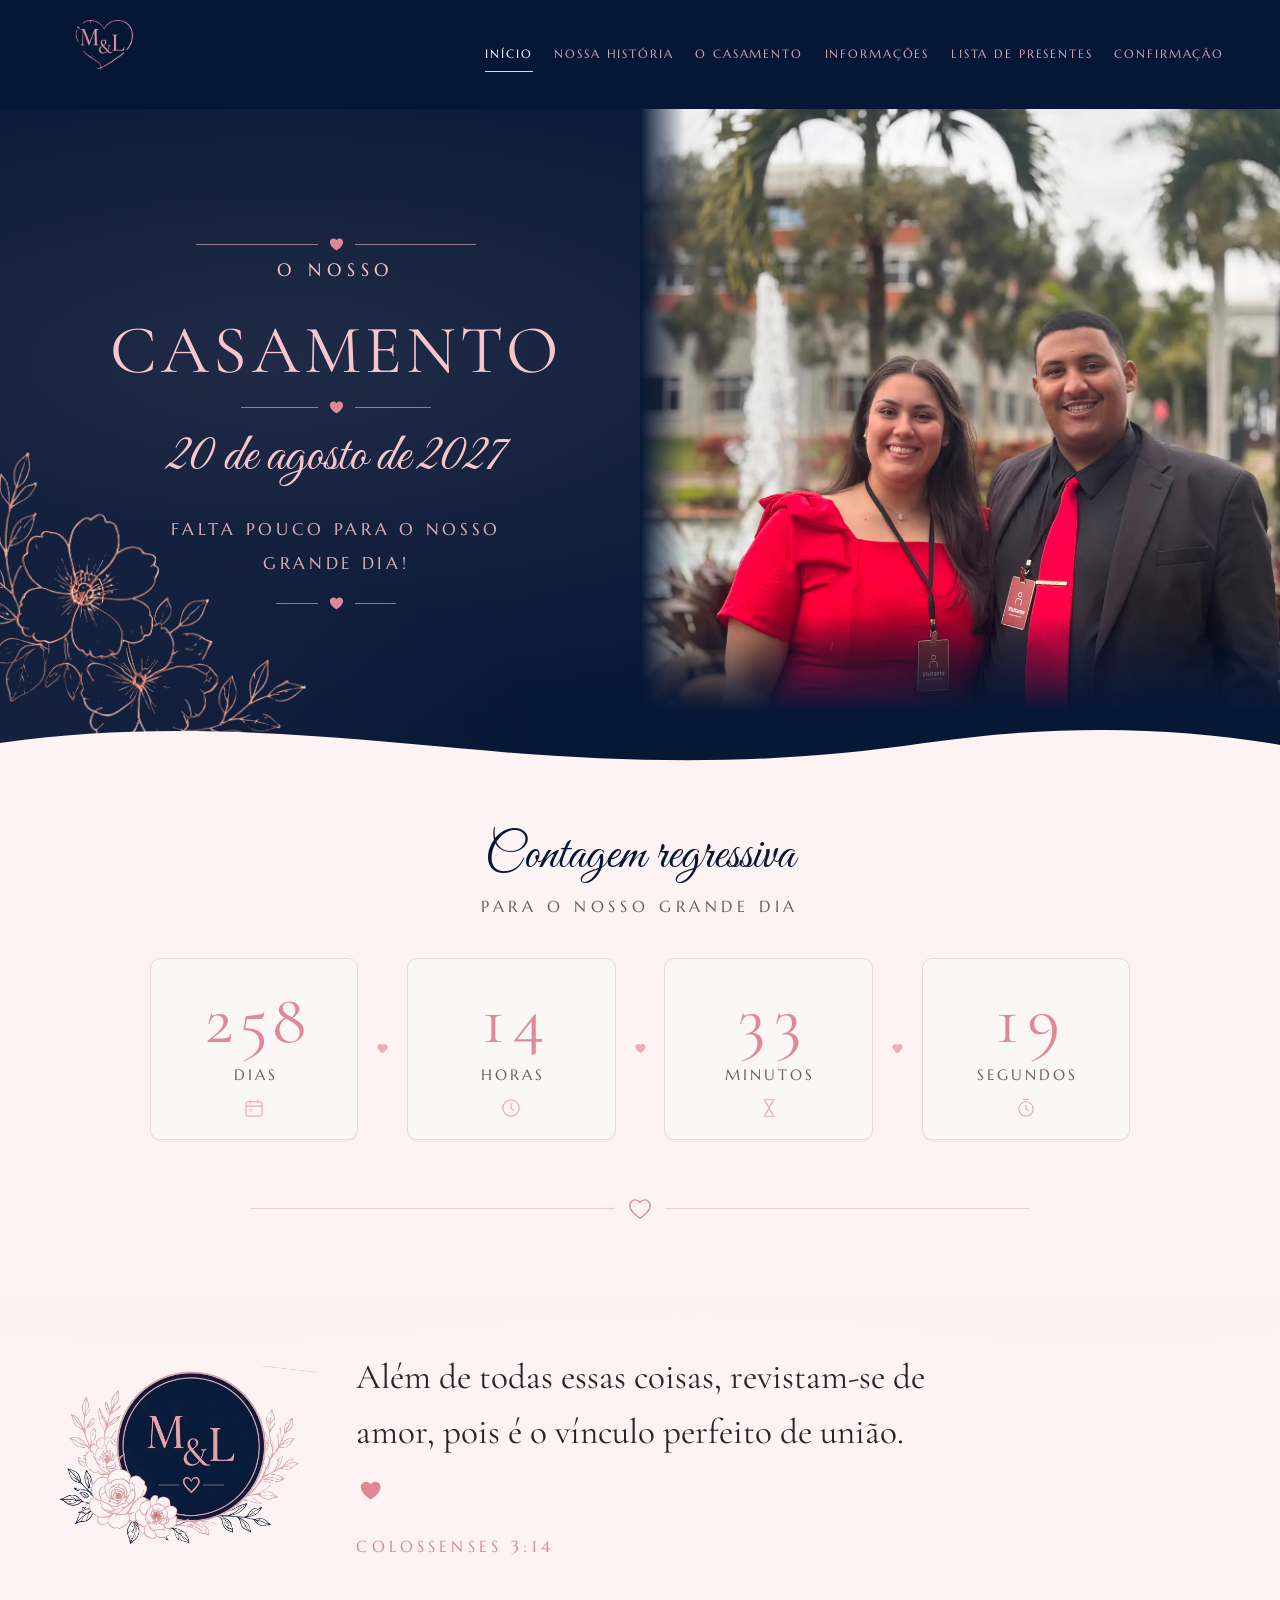
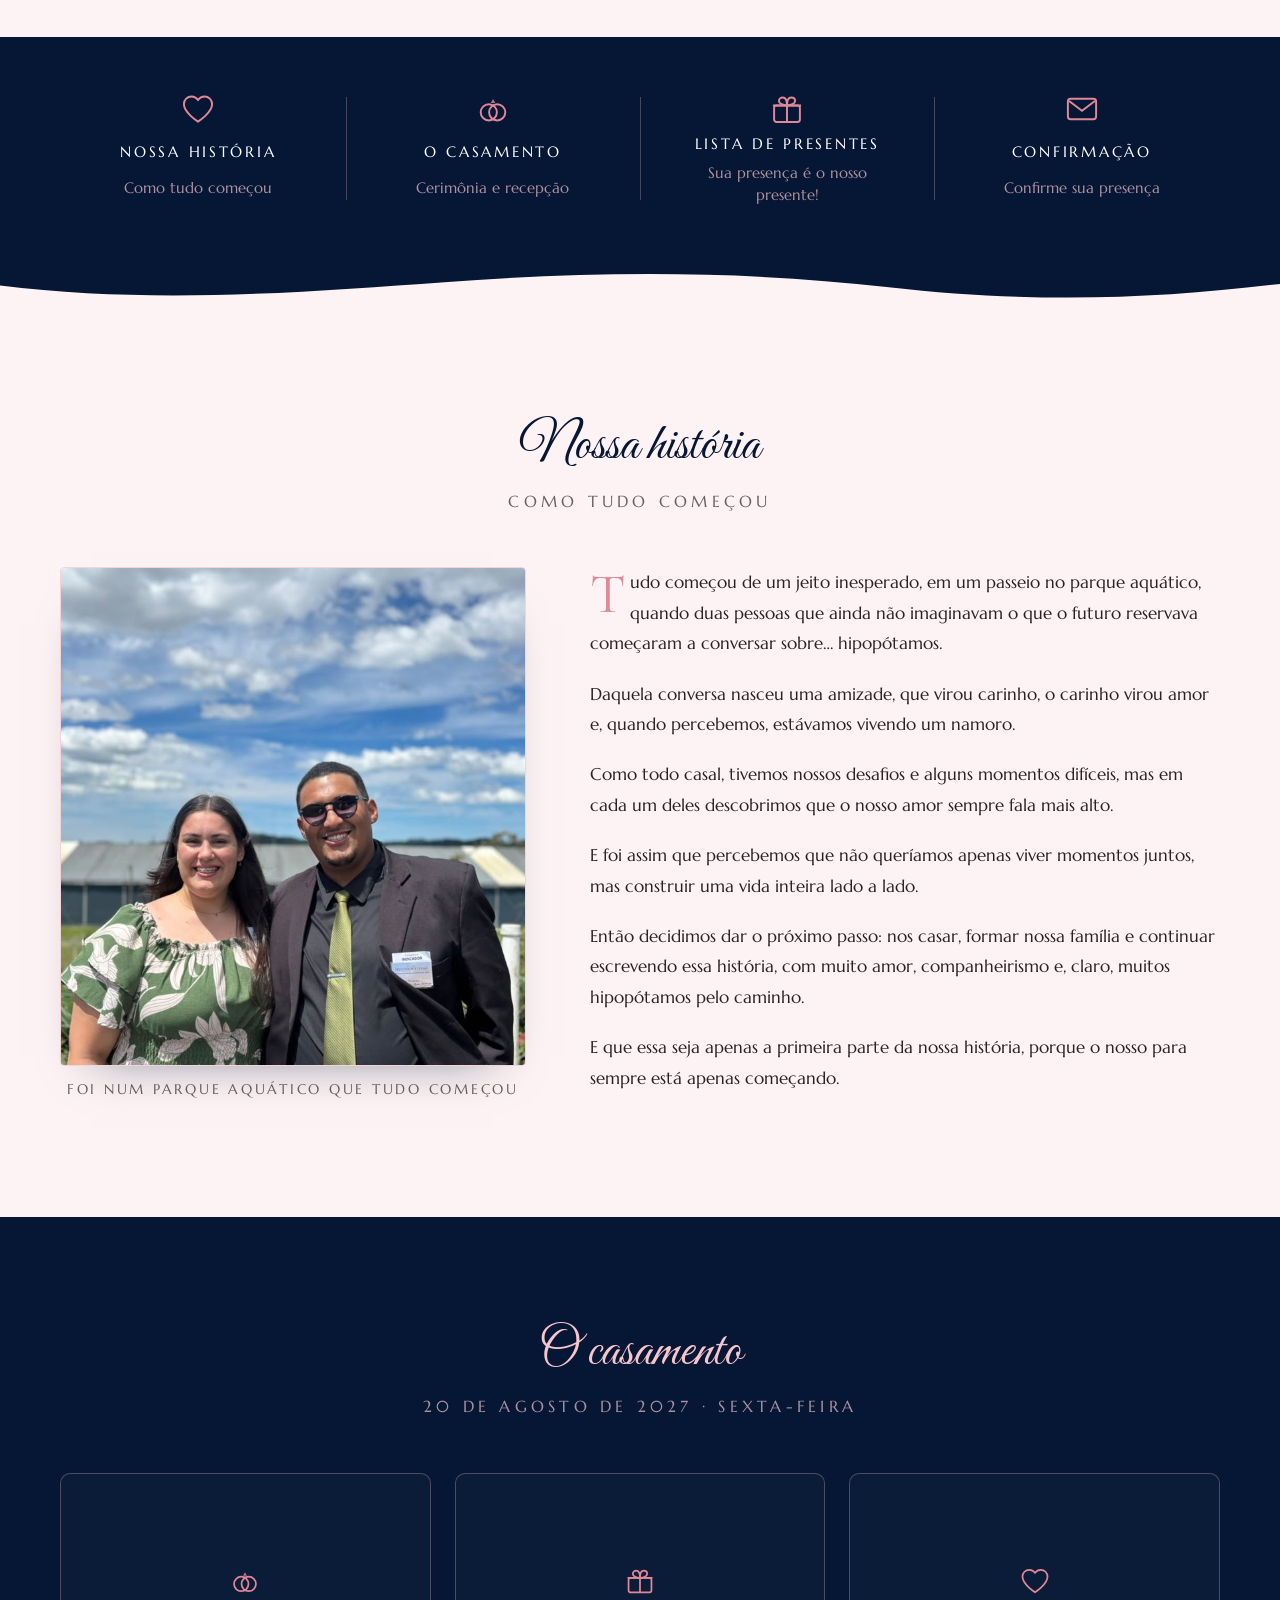
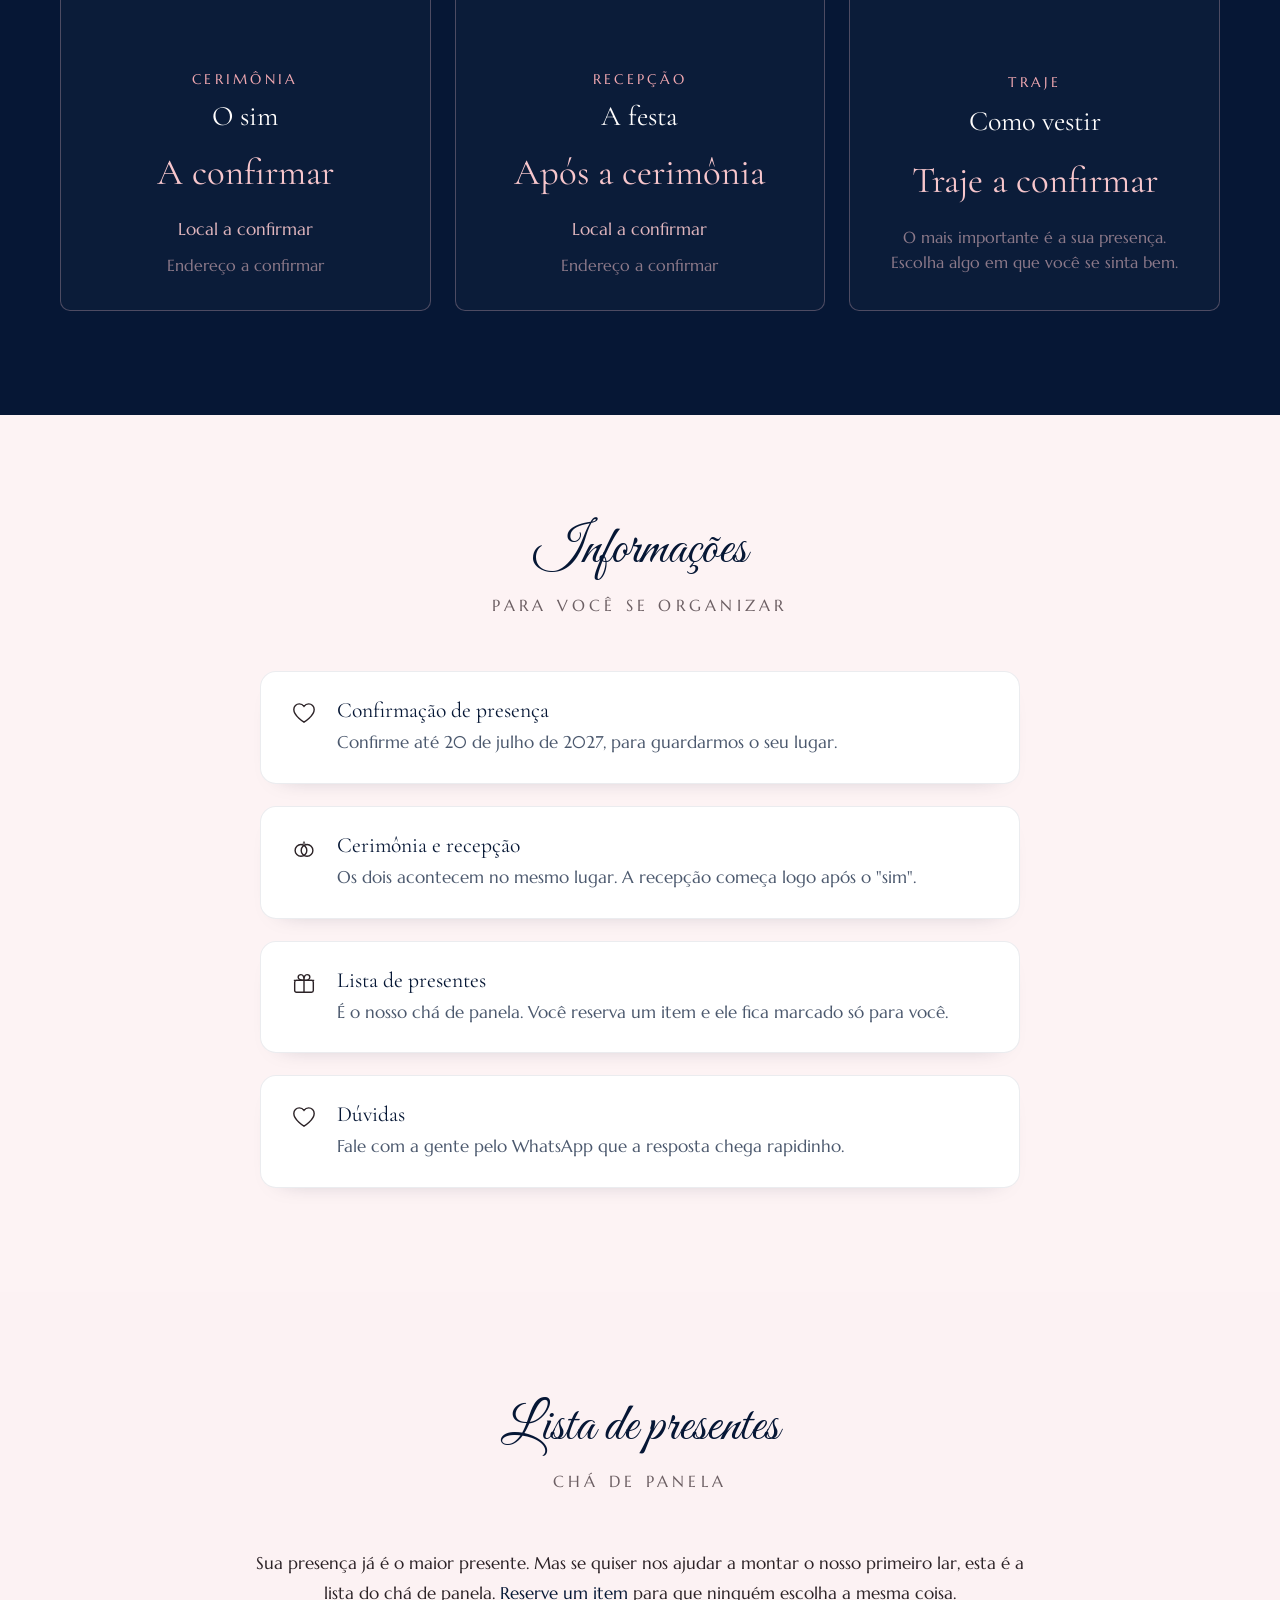
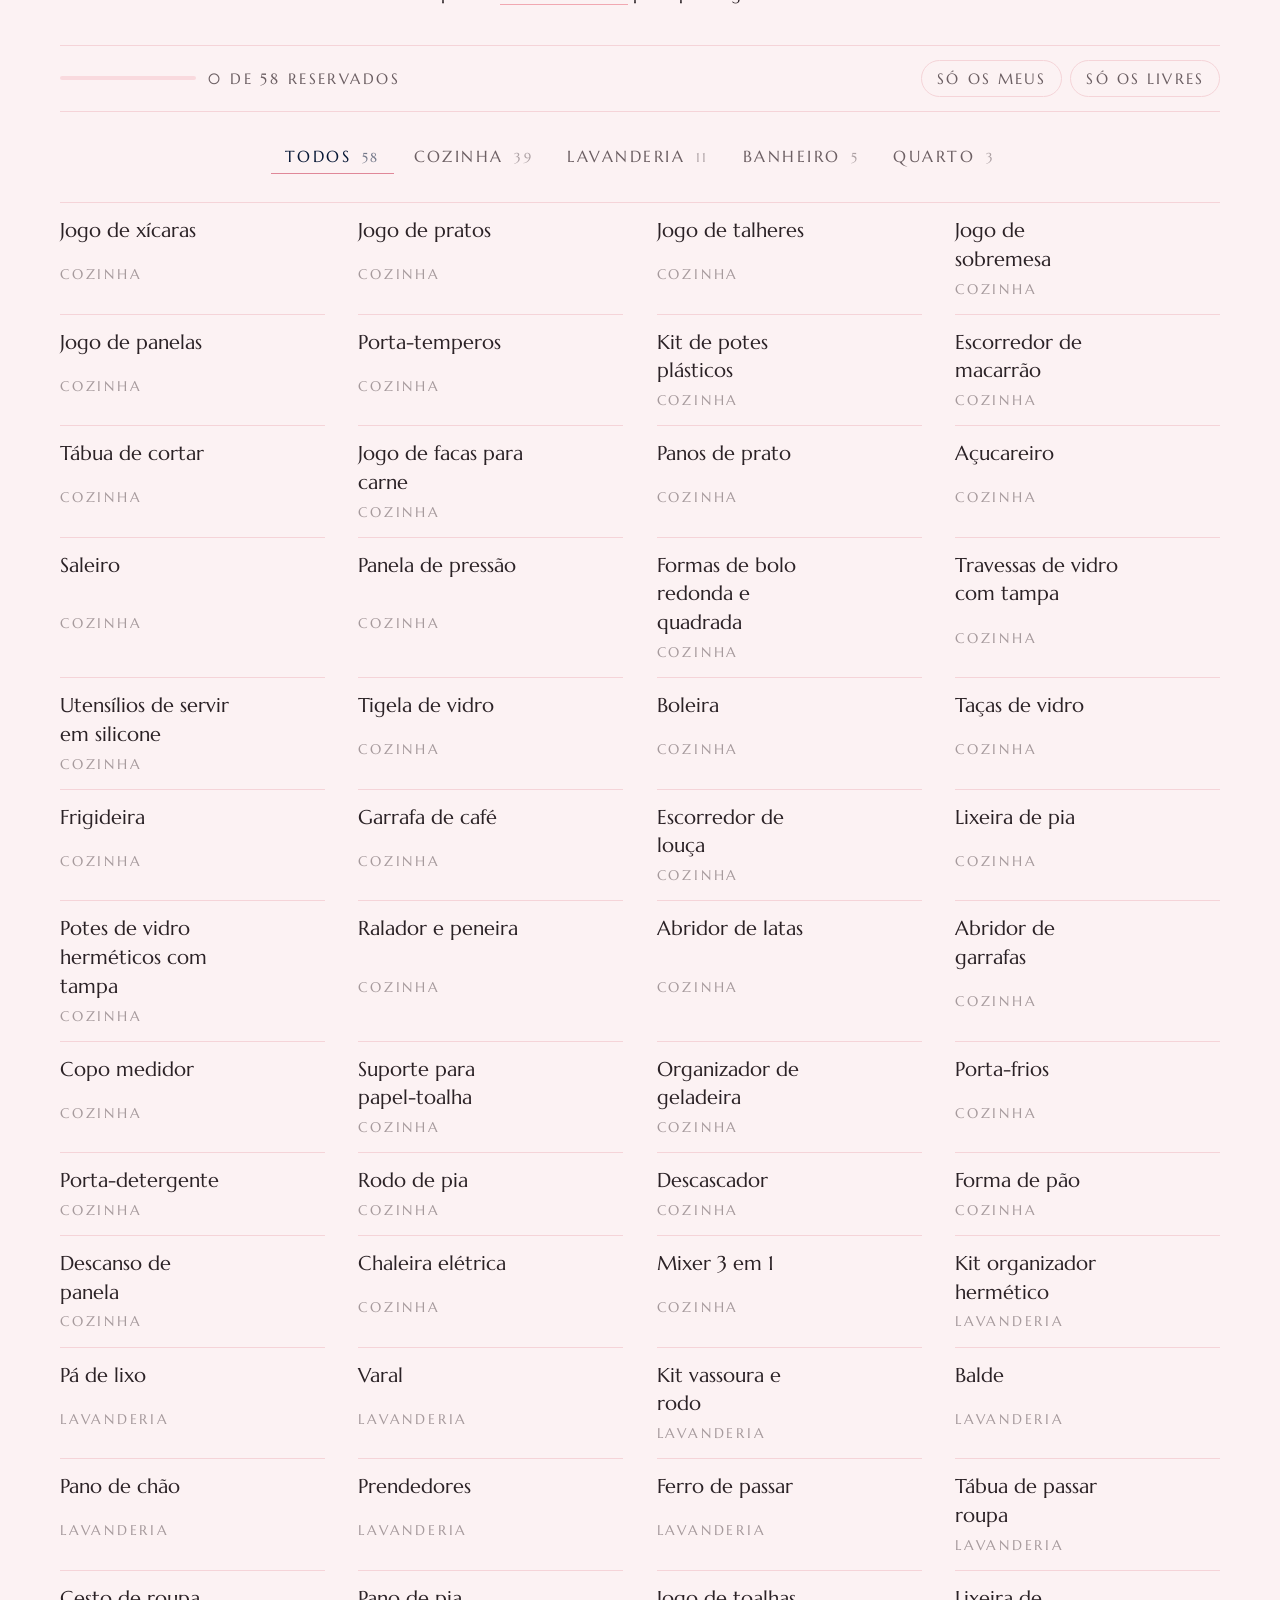
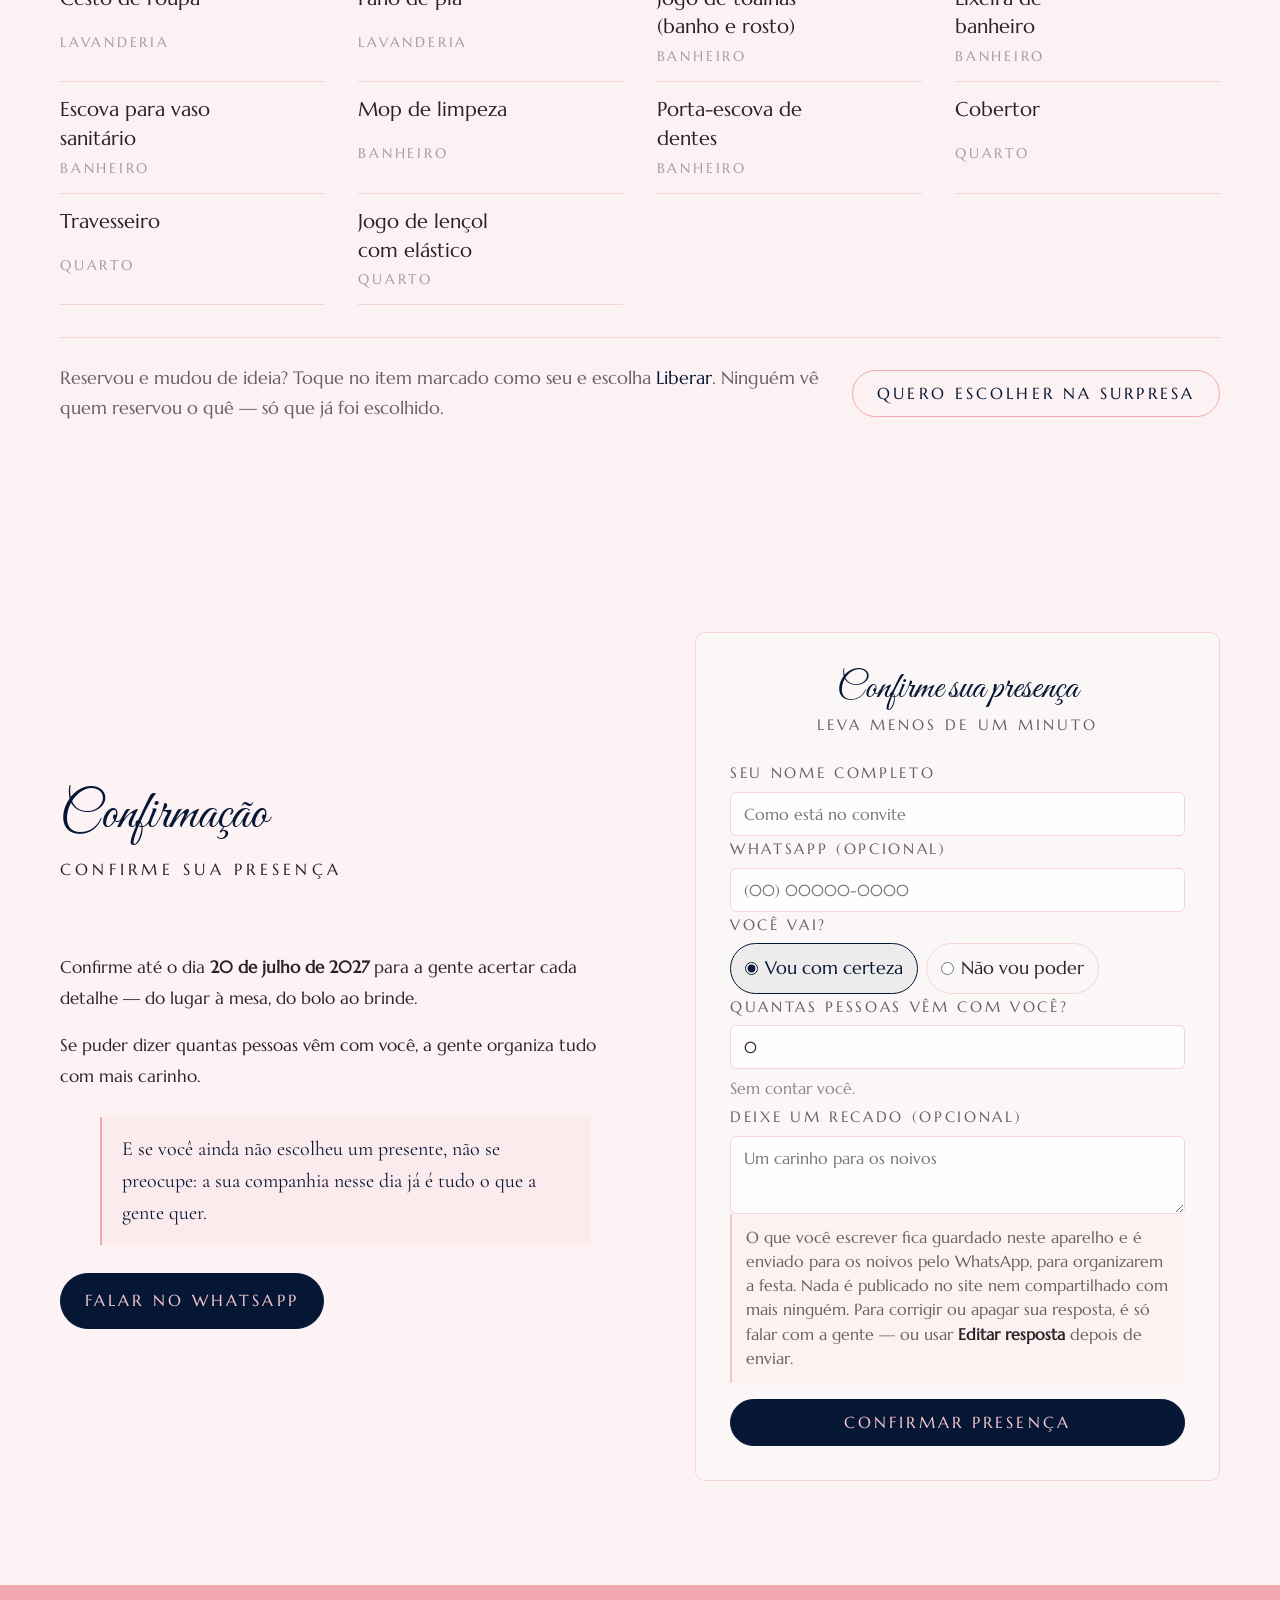
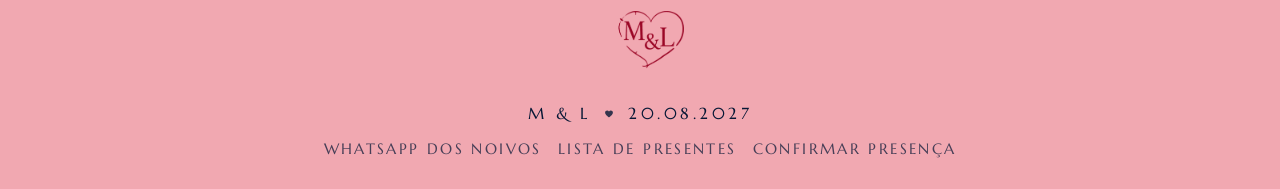
<file: index.html>
<!DOCTYPE html>
<html lang="pt-BR">
<head>
<meta charset="UTF-8">
<meta name="viewport" content="width=device-width, initial-scale=1">
<title>Léo &amp; Millene — 20 de agosto de 2027</title>
<meta name="description" content="O casamento de Léo e Millene: nossa história, o grande dia, lista de presentes e confirmação de presença.">
<meta name="theme-color" content="#061735">

<meta property="og:type" content="website">
<meta property="og:title" content="Léo &amp; Millene — 20 de agosto de 2027">
<meta property="og:description" content="Nossa história, o grande dia, lista de presentes e confirmação de presença.">
<meta property="og:image" content="assets/foto-casal.jpg">

<link rel="icon" href="assets/arte/favicon.png" type="image/png">
<link rel="apple-touch-icon" href="assets/arte/favicon.png">

<link rel="preconnect" href="https://fonts.googleapis.com">
<link rel="preconnect" href="https://fonts.gstatic.com" crossorigin>
<link href="https://fonts.googleapis.com/css2?family=Cormorant+Garamond:ital,wght@0,300;0,400;0,500;1,400&family=Great+Vibes&family=Marcellus&display=swap" rel="stylesheet">

<link rel="stylesheet" href="css/base.css?v=39d505e3">
<link rel="stylesheet" href="css/logo.css?v=3cc8184b">
<link rel="stylesheet" href="css/hero.css?v=4909b465">
<link rel="stylesheet" href="css/contagem.css?v=831ca24b">
<link rel="stylesheet" href="css/versiculo.css?v=33c63e0b">
<link rel="stylesheet" href="css/secoes.css?v=c9d6792f">
<link rel="stylesheet" href="css/presentes.css?v=5c336ecb">
<link rel="stylesheet" href="css/formulario.css?v=81558c1c">
<link rel="stylesheet" href="css/interface.css?v=561bbbd9">
<link rel="stylesheet" href="css/responsivo.css?v=3be75fdd">
</head>
<body>

<!-- símbolos reutilizados -->
<svg width="0" height="0" style="position:absolute" aria-hidden="true">
  <symbol id="i-coracao" viewBox="0 0 24 24">
    <path d="M12 20.4C12 20.4 2.6 14.6 2.6 8.7 2.6 5.8 4.9 3.6 7.7 3.6c1.7 0 3.3.9 4.3 2.3 1-1.4 2.6-2.3 4.3-2.3 2.8 0 5.1 2.2 5.1 5.1 0 5.9-9.4 11.7-9.4 11.7z" fill="currentColor"/>
  </symbol>
  <symbol id="i-coracao-linha" viewBox="0 0 24 24">
    <path d="M12 20.4C12 20.4 2.6 14.6 2.6 8.7 2.6 5.8 4.9 3.6 7.7 3.6c1.7 0 3.3.9 4.3 2.3 1-1.4 2.6-2.3 4.3-2.3 2.8 0 5.1 2.2 5.1 5.1 0 5.9-9.4 11.7-9.4 11.7z" fill="none" stroke="currentColor" stroke-width="1.3"/>
  </symbol>
  <symbol id="i-calendario" viewBox="0 0 24 24">
    <rect x="3.2" y="5.2" width="17.6" height="15.6" rx="2.4" fill="none" stroke="currentColor" stroke-width="1.3"/>
    <path d="M3.2 10h17.6M8 3v4M16 3v4" fill="none" stroke="currentColor" stroke-width="1.3"/>
    <rect x="7" y="13" width="3" height="3" fill="currentColor" opacity=".55"/>
  </symbol>
  <symbol id="i-relogio" viewBox="0 0 24 24">
    <circle cx="12" cy="12" r="8.8" fill="none" stroke="currentColor" stroke-width="1.3"/>
    <path d="M12 7v5.4l3.4 2" fill="none" stroke="currentColor" stroke-width="1.3" stroke-linecap="round"/>
  </symbol>
  <symbol id="i-ampulheta" viewBox="0 0 24 24">
    <path d="M6.5 3h11M6.5 21h11M7.6 3c0 5 4.4 6.4 4.4 9s-4.4 4-4.4 9M16.4 3c0 5-4.4 6.4-4.4 9s4.4 4 4.4 9" fill="none" stroke="currentColor" stroke-width="1.3" stroke-linecap="round"/>
  </symbol>
  <symbol id="i-segundos" viewBox="0 0 24 24">
    <circle cx="12" cy="13" r="7.8" fill="none" stroke="currentColor" stroke-width="1.3"/>
    <path d="M12 13V9.2M12 13l2.8 1.8M9.5 2.6h5" fill="none" stroke="currentColor" stroke-width="1.3" stroke-linecap="round"/>
  </symbol>
  <symbol id="i-aliancas" viewBox="0 0 24 24">
    <circle cx="9.2" cy="14.2" r="5.4" fill="none" stroke="currentColor" stroke-width="1.3"/>
    <circle cx="14.8" cy="14.2" r="5.4" fill="none" stroke="currentColor" stroke-width="1.3"/>
    <path d="M12 5.4l1.5 2.6h-3z" fill="currentColor" opacity=".8"/>
  </symbol>
  <symbol id="i-presente" viewBox="0 0 24 24">
    <rect x="3.4" y="9.6" width="17.2" height="11" rx="1.6" fill="none" stroke="currentColor" stroke-width="1.3"/>
    <path d="M2.6 9.6h18.8M12 9.6v11" fill="none" stroke="currentColor" stroke-width="1.3"/>
    <path d="M12 9.6C9.4 9.6 6.6 8.5 6.6 6.6c0-1.4 1.2-2.3 2.6-2.3 1.9 0 2.8 2.4 2.8 5.3zm0 0c2.6 0 5.4-1.1 5.4-3 0-1.4-1.2-2.3-2.6-2.3-1.9 0-2.8 2.4-2.8 5.3z" fill="none" stroke="currentColor" stroke-width="1.3"/>
  </symbol>
  <symbol id="i-envelope" viewBox="0 0 24 24">
    <rect x="2.6" y="5.2" width="18.8" height="13.6" rx="1.8" fill="none" stroke="currentColor" stroke-width="1.3"/>
    <path d="M3.4 6.6L12 13.2l8.6-6.6" fill="none" stroke="currentColor" stroke-width="1.3"/>
  </symbol>


</svg>

<!-- ==================== TOPO ==================== -->
<div class="topo">
  <div class="topo__grade">
    <a class="logo logo--topo" href="#inicio" aria-label="Léo e Millene — início">
      <picture>
        <source srcset="assets/arte/monograma-coracao.webp" type="image/webp">
        <img src="assets/arte/monograma-coracao.png" alt="" width="874" height="779" decoding="async">
      </picture>
    </a>

    <nav class="nav" id="nav" aria-label="Navegação principal">
      <a href="#inicio" class="is-ativo">Início</a>
      <a href="#historia">Nossa história</a>
      <a href="#dia">O casamento</a>
      <a href="#informacoes">Informações</a>
      <a href="#presentes">Lista de presentes</a>
      <a href="#confirmacao">Confirmação</a>
    </nav>

    <button class="menu-btn" id="menuBtn" aria-expanded="false" aria-controls="nav" aria-label="Abrir menu">
      <span class="menu-btn__barras" aria-hidden="true"><i></i><i></i><i></i></span>
    </button>
  </div>
</div>

<!-- ==================== HERO ==================== -->
<header class="hero" id="inicio">
  <div class="hero__grade">

    <div class="hero__texto">
      <picture>
        <source srcset="assets/arte/ramo-rosas.webp" type="image/webp">
        <img class="hero__ramo" src="assets/arte/ramo-rosas.png" alt=""
             width="691" height="672" decoding="async" aria-hidden="true">
      </picture>

      <div class="ornamento" aria-hidden="true">
        <svg><use href="#i-coracao"/></svg>
      </div>

      <p class="hero__olho" id="heroOlho">O nosso</p>

      <h1 class="hero__titulo" id="heroTitulo">Casamento</h1>

      <div class="ornamento" aria-hidden="true" style="max-width:190px">
        <svg><use href="#i-coracao"/></svg>
      </div>

      <p class="hero__data-script" id="heroDataScript">20 de agosto de 2027</p>

      <p class="hero__frase">Falta pouco para o nosso<br>grande dia!</p>

      <div class="ornamento" aria-hidden="true" style="max-width:120px;margin-top:14px">
        <svg><use href="#i-coracao"/></svg>
      </div>
    </div>

    <div class="hero__foto">
      <picture>
        <source srcset="assets/foto-casal.webp" type="image/webp">
        <img src="assets/foto-casal.jpg" alt="Léo e Millene sorrindo, abraçados, em frente a uma fonte"
             width="1200" height="1600" fetchpriority="high" decoding="async">
      </picture>
    </div>
  </div>

  <div class="hero__onda" aria-hidden="true">
    <svg viewBox="0 0 1440 70" preserveAspectRatio="none">
      <path d="M0 70V34c180-26 360-8 520 6 180 16 340 20 520-6 150-21 280-18 400 2v34z" fill="#FDF3F4"/>
    </svg>
  </div>
</header>

<!-- ==================== CONTAGEM ==================== -->
<section class="contagem" aria-label="Contagem regressiva">
  <div class="wrap">
    <div class="contagem__cabeca reveal">
      <p class="contagem__script">Contagem regressiva</p>
      <p class="contagem__sub">para o nosso grande dia</p>
    </div>

    <div class="contagem__deck reveal" id="deck">
      <div class="cartao-contagem">
        <span class="cartao-contagem__num" id="cDias">—</span>
        <span class="cartao-contagem__rot">Dias</span>
        <svg class="cartao-contagem__icone"><use href="#i-calendario"/></svg>
      </div>
      <svg class="entre" aria-hidden="true"><use href="#i-coracao"/></svg>
      <div class="cartao-contagem">
        <span class="cartao-contagem__num" id="cHoras">—</span>
        <span class="cartao-contagem__rot">Horas</span>
        <svg class="cartao-contagem__icone"><use href="#i-relogio"/></svg>
      </div>
      <svg class="entre" aria-hidden="true"><use href="#i-coracao"/></svg>
      <div class="cartao-contagem">
        <span class="cartao-contagem__num" id="cMin">—</span>
        <span class="cartao-contagem__rot">Minutos</span>
        <svg class="cartao-contagem__icone"><use href="#i-ampulheta"/></svg>
      </div>
      <svg class="entre" aria-hidden="true"><use href="#i-coracao"/></svg>
      <div class="cartao-contagem">
        <span class="cartao-contagem__num" id="cSeg">—</span>
        <span class="cartao-contagem__rot">Segundos</span>
        <svg class="cartao-contagem__icone"><use href="#i-segundos"/></svg>
      </div>
    </div>

    <div class="divisor" aria-hidden="true">
      <svg><use href="#i-coracao-linha"/></svg>
    </div>
  </div>
</section>

<!-- ==================== VERSÍCULO + ATALHOS ==================== -->
<section class="versiculo" aria-label="Palavra dos noivos">
  <div class="versiculo__onda" aria-hidden="true">
    <svg viewBox="0 0 1440 70" preserveAspectRatio="none">
      <g transform="translate(0,70) scale(1,-1)">
        <path d="M0 70V34c180-26 360-8 520 6 180 16 340 20 520-6 150-21 280-18 400 2v34z" fill="#FCF2F3"/>
      </g>
    </svg>
  </div>

  <div class="wrap versiculo__grade">

    <div class="brasao reveal" aria-hidden="true">
      <picture>
        <source srcset="assets/arte/brasao-rosas.webp" type="image/webp">
        <img src="assets/arte/brasao-rosas.png" alt="" width="950" height="657" decoding="async">
      </picture>
    </div>

    <div class="versiculo__texto reveal">
      <p class="versiculo__citacao">
        Além de todas essas coisas, revistam-se de amor, pois é o vínculo perfeito de união.
        <svg class="coracao" aria-hidden="true"><use href="#i-coracao"/></svg>
      </p>
      <p class="versiculo__ref">Colossenses 3:14</p>
    </div>

  </div>
</section>

<div class="atalhos">
  <div class="wrap atalhos__grade">
    <a class="atalho" href="#historia">
      <svg class="atalho__icone"><use href="#i-coracao-linha"/></svg>
      <span class="atalho__nome">Nossa história</span>
      <span class="atalho__sub">Como tudo começou</span>
    </a>
    <a class="atalho" href="#dia">
      <svg class="atalho__icone"><use href="#i-aliancas"/></svg>
      <span class="atalho__nome">O casamento</span>
      <span class="atalho__sub">Cerimônia e recepção</span>
    </a>
    <a class="atalho" href="#presentes">
      <svg class="atalho__icone"><use href="#i-presente"/></svg>
      <span class="atalho__nome">Lista de presentes</span>
      <span class="atalho__sub">Sua presença é o nosso presente!</span>
    </a>
    <a class="atalho" href="#confirmacao">
      <svg class="atalho__icone"><use href="#i-envelope"/></svg>
      <span class="atalho__nome">Confirmação</span>
      <span class="atalho__sub">Confirme sua presença</span>
    </a>
  </div>
</div>

<div class="atalhos__onda" aria-hidden="true">
  <svg viewBox="0 0 1440 60" preserveAspectRatio="none">
    <path d="M0 0v30c170 22 340 8 500-4 170-13 330-14 500 6 160 19 300 14 440-4V0z" fill="#061735"/>
  </svg>
</div>

<!-- ==================== NOSSA HISTÓRIA ==================== -->
<section class="secao historia" id="historia">
  <div class="wrap">
    <div class="secao__cabeca reveal">
      <h2 class="secao__script">Nossa história</h2>
      <p class="secao__sub">Como tudo começou</p>
    </div>

    <div class="historia__grade">
      <figure class="historia__figura reveal">
        <div class="historia__moldura">
          <img src="assets/foto-historia.jpg" alt="Léo e Millene abraçados, no começo de tudo"
               width="700" height="750" decoding="async">
        </div>
        <figcaption class="historia__legenda">Foi num parque aquático que tudo começou</figcaption>
      </figure>

      <div class="historia__texto reveal">
        <p>Tudo começou de um jeito inesperado, em um passeio no parque aquático, quando duas pessoas que ainda não imaginavam o que o futuro reservava começaram a conversar sobre… hipopótamos.</p>

        <p>Daquela conversa nasceu uma amizade, que virou carinho, o carinho virou amor e, quando percebemos, estávamos vivendo um namoro.</p>

        <p>Como todo casal, tivemos nossos desafios e alguns momentos difíceis, mas em cada um deles descobrimos que o nosso amor sempre fala mais alto.</p>

        <p>E foi assim que percebemos que não queríamos apenas viver momentos juntos, mas construir uma vida inteira lado a lado.</p>

        <p>Então decidimos dar o próximo passo: nos casar, formar nossa família e continuar escrevendo essa história, com muito amor, companheirismo e, claro, muitos hipopótamos pelo caminho.</p>

        <p>E que essa seja apenas a primeira parte da nossa história, porque o nosso para sempre está apenas começando.</p>
      </div>
    </div>
  </div>
</section>

<!-- ==================== O CASAMENTO ==================== -->
<section class="secao dia" id="dia">
  <div class="wrap">
    <div class="secao__cabeca reveal">
      <h2 class="secao__script">O casamento</h2>
      <p class="secao__sub" id="diaData">20 de agosto de 2027 · sexta-feira</p>
    </div>

    <div class="dia__grade reveal">
      <article class="dia__cartao">
        <svg class="dia__icone"><use href="#i-aliancas"/></svg>
        <span class="dia__rot">Cerimônia</span>
        <h3 class="dia__titulo">O sim</h3>
        <p class="dia__hora" id="horaCerimonia">A confirmar</p>
        <p class="dia__local" id="localCerimonia">Local a confirmar</p>
        <p class="dia__end" id="endCerimonia"></p>
        <a class="dia__mapa" id="mapaBtn" href="#" target="_blank" rel="noopener" hidden>Ver no mapa</a>
      </article>

      <article class="dia__cartao">
        <svg class="dia__icone"><use href="#i-presente"/></svg>
        <span class="dia__rot">Recepção</span>
        <h3 class="dia__titulo">A festa</h3>
        <p class="dia__hora" id="horaRecepcao">Após a cerimônia</p>
        <p class="dia__local" id="localRecepcao">Local a confirmar</p>
        <p class="dia__end" id="endRecepcao"></p>
      </article>

      <article class="dia__cartao">
        <svg class="dia__icone"><use href="#i-coracao-linha"/></svg>
        <span class="dia__rot">Traje</span>
        <h3 class="dia__titulo">Como vestir</h3>
        <p class="dia__hora" id="trajeTxt">A confirmar</p>
        <p class="dia__end">O mais importante é a sua presença. Escolha algo em que você se sinta bem.</p>
      </article>
    </div>
  </div>
</section>

<!-- ==================== INFORMAÇÕES ==================== -->
<section class="secao informacoes" id="informacoes">
  <div class="wrap">
    <div class="secao__cabeca reveal">
      <h2 class="secao__script">Informações</h2>
      <p class="secao__sub">Para você se organizar</p>
    </div>

    <ul class="info__lista">
      <li class="info__item reveal">
        <svg class="info__icone" aria-hidden="true"><use href="#i-coracao-linha"/></svg>
        <div>
          <h3 class="info__titulo">Confirmação de presença</h3>
          <p class="info__txt" id="infoPrazo">Confirme até 20 de julho de 2027, para guardarmos o seu lugar.</p>
        </div>
      </li>

      <li class="info__item reveal">
        <svg class="info__icone" aria-hidden="true"><use href="#i-aliancas"/></svg>
        <div>
          <h3 class="info__titulo">Cerimônia e recepção</h3>
          <p class="info__txt">Os dois acontecem no mesmo lugar. A recepção começa logo após o "sim".</p>
        </div>
      </li>

      <li class="info__item reveal">
        <svg class="info__icone" aria-hidden="true"><use href="#i-presente"/></svg>
        <div>
          <h3 class="info__titulo">Lista de presentes</h3>
          <p class="info__txt">É o nosso chá de panela. Você reserva um item e ele fica marcado só para você.</p>
        </div>
      </li>

      <li class="info__item reveal">
        <svg class="info__icone" aria-hidden="true"><use href="#i-coracao-linha"/></svg>
        <div>
          <h3 class="info__titulo">Dúvidas</h3>
          <p class="info__txt" id="infoContato">Fale com a gente pelo WhatsApp que a resposta chega rapidinho.</p>
        </div>
      </li>
    </ul>
  </div>
</section>

<!-- ==================== LISTA DE PRESENTES ==================== -->
<section class="secao presentes" id="presentes">
  <div class="wrap">
    <div class="secao__cabeca reveal">
      <h2 class="secao__script">Lista de presentes</h2>
      <p class="secao__sub">Chá de panela</p>
    </div>

    <p class="presentes__introducao reveal">
      Sua presença já é o maior presente. Mas se quiser nos ajudar a montar o nosso primeiro lar,
      esta é a lista do chá de panela. <b>Reserve um item</b> para que ninguém escolha a mesma coisa.
    </p>

    <div class="presentes__barra reveal">
      <div class="progresso">
        <div class="progresso__trilha"><div class="progresso__fill" id="progressoFill"></div></div>
        <span class="progresso__texto" id="progressoTexto">0 de 0 reservados</span>
      </div>

      <div class="acoes-topo">
        <button class="chip" id="chipMeus" type="button" aria-pressed="false">Só os meus</button>
        <button class="chip" id="chipLivres" type="button" aria-pressed="false">Só os livres</button>
      </div>
    </div>

    <div class="filtros reveal" id="filtros" role="group" aria-label="Filtrar por ambiente"></div>

    <ul class="lista reveal" id="lista" aria-live="polite"></ul>

    <div class="presentes__rodape reveal">
      <p class="presentes__nota">
        Reservou e mudou de ideia? Toque no item marcado como seu e escolha <b>Liberar</b>.
        Ninguém vê quem reservou o quê — só que já foi escolhido.
      </p>
      <button class="botao botao--linha" id="btnSurpresa" type="button">
        Quero escolher na surpresa
      </button>
    </div>
  </div>
</section>

<!-- ==================== CONFIRMAÇÃO ==================== -->
<section class="secao confirmacao" id="confirmacao">
  <div class="wrap confirmacao__grade">

    <div class="confirmacao__texto reveal">
      <div class="secao__cabeca" style="justify-items:start;text-align:left">
        <h2 class="secao__script">Confirmação</h2>
        <p class="secao__sub">Confirme sua presença</p>
      </div>

      <p>Confirme até o dia <b id="prazoRsvp">20 de julho de 2027</b> para a gente acertar cada detalhe — do lugar à mesa, do bolo ao brinde.</p>

      <p>Se puder dizer quantas pessoas vêm com você, a gente organiza tudo com mais carinho.</p>

      <blockquote class="confirmacao__recado">
        E se você ainda não escolheu um presente, não se preocupe: a sua companhia nesse dia já é tudo o que a gente quer.
      </blockquote>

      <div class="confirmacao__botoes" id="botoesContato"></div>
    </div>

    <div class="form-moldura reveal">
      <form class="form" id="formConfirmacao" novalidate>
        <div id="formCampos">
          <h3 class="form-titulo">Confirme sua presença</h3>
          <p class="form-sub">Leva menos de um minuto</p>

          <div class="campo">
            <label for="nome">Seu nome completo</label>
            <input type="text" id="nome" name="nome" autocomplete="name" required placeholder="Como está no convite">
          </div>

          <div class="campo">
            <label for="telefone">WhatsApp (opcional)</label>
            <input type="tel" id="telefone" name="telefone" autocomplete="tel" placeholder="(00) 00000-0000">
          </div>

          <div class="campo">
            <span class="rotulo">Você vai?</span>
            <div class="radios">
              <label class="radio"><input type="radio" name="vai" value="sim" checked> Vou com certeza</label>
              <label class="radio"><input type="radio" name="vai" value="nao"> Não vou poder</label>
            </div>
          </div>

          <div class="campo" id="campoAcompanhantes">
            <label for="acompanhantes">Quantas pessoas vêm com você?</label>
            <input type="number" id="acompanhantes" name="acompanhantes" min="0" max="10" value="0" inputmode="numeric">
            <span class="campo__dica">Sem contar você.</span>
          </div>

          <div class="campo">
            <label for="recado">Deixe um recado (opcional)</label>
            <textarea id="recado" name="recado" placeholder="Um carinho para os noivos"></textarea>
          </div>

          <p class="campo__privacidade">
            O que você escrever fica guardado neste aparelho e é enviado para os
            noivos pelo WhatsApp, para organizarem a festa. Nada é publicado no site
            nem compartilhado com mais ninguém. Para corrigir ou apagar sua resposta,
            é só falar com a gente — ou usar <b>Editar resposta</b> depois de enviar.
          </p>

          <button class="botao" type="submit" id="btnEnviar" style="width:100%">Confirmar presença</button>
        </div>

        <div class="form__ok" id="formOk">
          <h3 id="formOkTitulo">Presença confirmada!</h3>
          <p id="formOkTexto">Que alegria ter você com a gente nesse dia.</p>
          <button class="botao botao--linha" type="button" id="btnReenviar" style="margin-top:16px">Editar resposta</button>
        </div>
      </form>
    </div>

  </div>
</section>

<!-- ==================== RODAPÉ ==================== -->
<footer class="rodape">
  <a class="logo logo--rodape" href="#inicio" aria-label="Léo e Millene — voltar ao início">
    <picture>
      <source srcset="assets/arte/monograma-vinho.webp" type="image/webp">
      <img src="assets/arte/monograma-vinho.png" alt="" width="874" height="779" decoding="async">
    </picture>
  </a>

  <div class="rodape__linha">
    <span>M &amp; L</span>
    <svg class="coracao" aria-hidden="true"><use href="#i-coracao"/></svg>
    <span>20.08.2027</span>
  </div>

  <div class="rodape__links" id="rodapeLinks"></div>
</footer>

<!-- ==================== AVISO DE MÚSICA ==================== -->
<div class="aviso-musica" id="avisoMusica" role="status" aria-live="polite">
  <div class="aviso-musica__icone" aria-hidden="true">
    <svg viewBox="0 0 24 24" fill="none" stroke="currentColor" stroke-width="1.4">
      <path d="M9 18V5l12-2v13"/>
      <circle cx="6" cy="18" r="3"/>
      <circle cx="18" cy="16" r="3"/>
    </svg>
  </div>
  <div class="aviso-musica__texto">
    <b>Tocando: <span id="musicaTitulo"></span></b>
    <span id="musicaArtista"></span>
    <span class="ondas" aria-hidden="true"><i></i><i></i><i></i><i></i></span>
  </div>
  <button class="aviso-musica__fechar" id="fecharAviso" type="button" aria-label="Fechar aviso">&times;</button>
</div>

<button class="som" id="btnSom" type="button" aria-label="Pausar música" aria-pressed="true">
  <svg class="normal" viewBox="0 0 24 24" fill="none" stroke="currentColor" stroke-width="1.5" aria-hidden="true">
    <path d="M4 9v6h4l5 4V5L8 9H4z"/>
    <path d="M16.5 8.5a5 5 0 010 7M19 6a8.5 8.5 0 010 12"/>
  </svg>
  <svg class="cruzado" viewBox="0 0 24 24" fill="none" stroke="currentColor" stroke-width="1.5" aria-hidden="true">
    <path d="M4 9v6h4l5 4V5L8 9H4z"/>
    <path d="M17 9l5 6M22 9l-5 6"/>
  </svg>
</button>

<audio id="audio" loop preload="auto"></audio>

<div class="toast" id="toast" role="status" aria-live="polite"></div>

<script src="js/config.js?v=3f0a6f73"></script>
<script src="js/app.js?v=42dc1d48"></script>
<script src="js/musica.js?v=855eae73"></script>
<script src="js/presentes.js?v=3c719107"></script>
<script src="js/presentes-ui.js?v=38763091"></script>
<script src="js/extra.js?v=d0114c7c"></script>
</body>
</html>
</file>
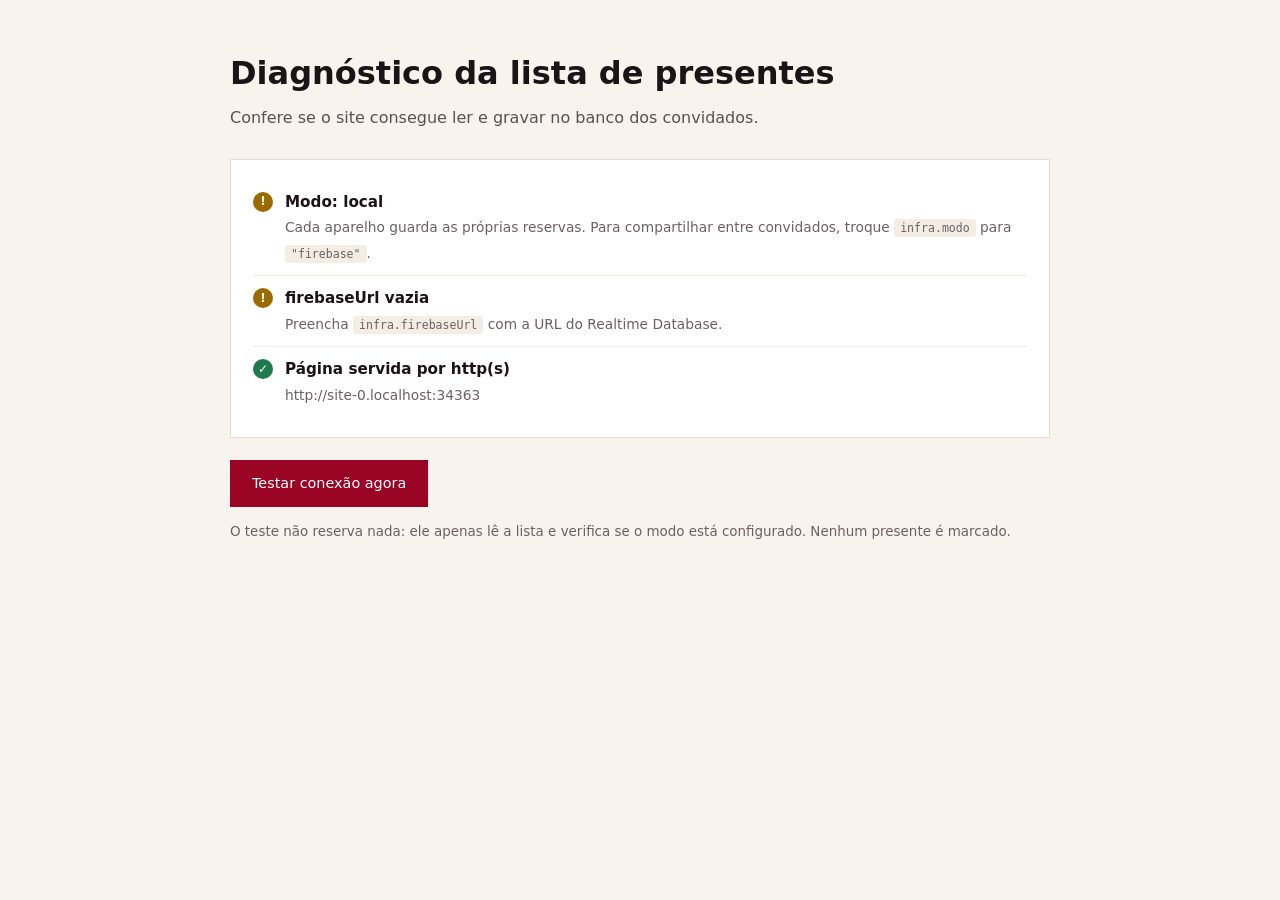
<file: diagnostico.html>
<!DOCTYPE html>
<html lang="pt-BR">
<head>
<meta charset="UTF-8">
<meta name="viewport" content="width=device-width, initial-scale=1">
<title>Diagnóstico da lista de presentes</title>
<style>
  :root { --vinho:#9A0525; --tinta:#1B1417; --areia:#F8F3EC; --ok:#1F7A4C; --erro:#B3261E; --aviso:#9A6B00; }
  * { box-sizing: border-box; }
  body { margin:0; padding:clamp(20px,4vw,48px); background:var(--areia); color:var(--tinta);
         font-family:ui-sans-serif,system-ui,-apple-system,"Segoe UI",sans-serif; line-height:1.6; }
  main { max-width:820px; margin-inline:auto; }
  h1 { font-size:clamp(1.4rem,3vw,2rem); margin:0 0 6px; }
  p.sub { margin:0 0 28px; color:#5a5054; }
  .cartao { background:#fff; border:1px solid #e4dcd2; padding:20px 22px; margin-bottom:14px; }
  .linha { display:flex; gap:12px; align-items:flex-start; padding:10px 0; border-bottom:1px solid #f0eae2; }
  .linha:last-child { border-bottom:0; }
  .marca { flex:none; width:20px; height:20px; border-radius:50%; display:grid; place-items:center;
           font-size:12px; font-weight:700; color:#fff; margin-top:2px; }
  .marca.ok { background:var(--ok); } .marca.erro { background:var(--erro); }
  .marca.aviso { background:var(--aviso); } .marca.espera { background:#8b8085; }
  .texto b { display:block; font-size:0.95rem; }
  .texto span { font-size:0.86rem; color:#6b6064; }
  code { background:#f4ede4; padding:2px 6px; font-size:0.84em; border-radius:3px; word-break:break-all; }
  button { font:inherit; background:var(--vinho); color:#fff; border:0; padding:12px 22px;
           cursor:pointer; margin-top:8px; font-size:0.9rem; }
  button:hover { opacity:0.9; }
  button:disabled { opacity:0.5; cursor:default; }
  .dica { font-size:0.84rem; color:#6b6064; margin-top:14px; }
  pre { background:#20191c; color:#f0e6ea; padding:14px; overflow:auto; font-size:0.78rem; }
</style>
</head>
<body>
<main>
  <h1>Diagnóstico da lista de presentes</h1>
  <p class="sub">Confere se o site consegue ler e gravar no banco dos convidados.</p>

  <div class="cartao" id="lista-checagens"></div>

  <button id="btnTeste" type="button">Testar conexão agora</button>
  <p class="dica">
    O teste não reserva nada: ele apenas lê a lista e verifica se o modo
    está configurado. Nenhum presente é marcado.
  </p>

  <pre id="detalhe" hidden></pre>
</main>

<script src="js/config.js"></script>
<script>
(function () {
  "use strict";

  var CFG = window.CONFIG || {};
  var box = document.getElementById("lista-checagens");
  var detalhe = document.getElementById("detalhe");
  var btn = document.getElementById("btnTeste");

  function linha(estado, titulo, desc) {
    var simbolo = { ok: "✓", erro: "✕", aviso: "!", espera: "…" }[estado] || "…";
    return '<div class="linha"><span class="marca ' + estado + '">' + simbolo + '</span>' +
           '<div class="texto"><b>' + titulo + "</b><span>" + desc + "</span></div></div>";
  }

  var infra = CFG.infra || {};
  var modo = String(infra.modo || "local");
  var url = String(infra.firebaseUrl || "").replace(/\/+$/, "");

  var html = "";

  // 1. modo
  if (modo === "firebase") {
    html += linha("ok", "Modo: firebase", "Os convidados compartilham a mesma lista.");
  } else {
    html += linha("aviso", "Modo: local",
      "Cada aparelho guarda as próprias reservas. Para compartilhar entre convidados, " +
      'troque <code>infra.modo</code> para <code>"firebase"</code>.');
  }

  // 2. URL
  if (!url) {
    html += linha(modo === "firebase" ? "erro" : "aviso", "firebaseUrl vazia",
      "Preencha <code>infra.firebaseUrl</code> com a URL do Realtime Database.");
  } else if (!/^https:\/\//.test(url)) {
    html += linha("erro", "firebaseUrl inválida",
      "Precisa começar com <code>https://</code>. Recebido: <code>" + url + "</code>");
  } else {
    html += linha("ok", "firebaseUrl preenchida", "<code>" + url + "</code>");
  }

  // 3. nav
  html += linha("ok", "Página servida por http(s)", location.origin);

  box.innerHTML = html;

  btn.addEventListener("click", function () {
    btn.disabled = true;
    box.innerHTML = html + linha("espera", "Testando…", "Falando com o banco.");

    if (!url) {
      box.innerHTML = html + linha("erro", "Nada para testar", "Preencha firebaseUrl primeiro.");
      btn.disabled = false;
      return;
    }

    var alvo = url + "/reservas.json";
    var inicio = Date.now();

    fetch(alvo, { cache: "no-store" })
      .then(function (r) {
        var ms = Date.now() - inicio;
        if (r.status === 401 || r.status === 403) {
          box.innerHTML = html + linha("erro", "Sem permissão de leitura (HTTP " + r.status + ")",
            "Ajuste as Regras no Firebase: <code>\"reservas\": { \".read\": true }</code>.");
          btn.disabled = false;
          return null;
        }
        if (!r.ok) {
          box.innerHTML = html + linha("erro", "Resposta inesperada (HTTP " + r.status + ")",
            "Confira se a URL é do Realtime Database e termina em firebaseio.com ou firebasedatabase.app.");
          btn.disabled = false;
          return null;
        }
        var etag = r.headers.get("ETag");
        return r.json().then(function (d) {
          var n = d && typeof d === "object" ? Object.keys(d).length : 0;
          var extra = linha("ok", "Leitura funcionando (" + ms + " ms)",
            "O banco respondeu. Itens já reservados: <b>" + n + "</b>.");
          extra += etag
            ? linha("ok", "Transação por ETag disponível",
                "A proteção contra dois convidados no mesmo presente vai funcionar.")
            : linha("aviso", "Sem cabeçalho ETag",
                "A proteção contra reservas simultâneas pode não funcionar. " +
                "Verifique se a escrita está liberada só em <code>reservas</code>, " +
                "e não na raiz do banco.");
          box.innerHTML = html + extra;
          detalhe.hidden = false;
          detalhe.textContent = "GET " + alvo + "\netag: " + (etag || "(nenhum)") + "\n\n" +
            JSON.stringify(d, null, 2).slice(0, 3000);
          btn.disabled = false;
        });
      })
      .catch(function (e) {
        box.innerHTML = html + linha("erro", "Não foi possível conectar",
          "Erro: <code>" + e.message + "</code>. Causas comuns: URL errada, " +
          "banco não criado, ou bloqueio de rede.");
        btn.disabled = false;
      });
  });
})();
</script>
</body>
</html>
</file>
<file: css/base.css>
/* ============================================================
   Léo & Millene — base
   Paleta medida na arte de referência.
   ============================================================ */

:root {
  /* azul */
  --navy: #061735;
  --navy-2: #071836;

  /* rosas */
  --rosa-bg: #FDF3F4;
  --rosa-bg-2: #FCF2F3;
  --rosa-card: #FBF7F6;
  --rosa-numero: #E08898;
  --rosa-claro: #F7C6CC;
  --rosa-faixa: #F1A8B1;
  --rosa-borda: #F5D4D8;

  --tinta: #2B2226;
  --tinta-2: #6C5F63;
  --branco: #FFFDFD;

  --display: "Cormorant Garamond", "Garamond", serif;
  --script: "Great Vibes", "Cormorant Garamond", cursive;
  --texto: "Marcellus", "Optima", Georgia, serif;

  --gut: clamp(18px, 5vw, 56px);
  --max: 1160px;
  --secao: clamp(56px, 9vw, 104px);

  --ease: cubic-bezier(0.22, 0.61, 0.36, 1);
}

*,
*::before,
*::after { box-sizing: border-box; }

html {
  scroll-behavior: smooth;
  -webkit-text-size-adjust: 100%;
}

body {
  margin: 0;
  background: var(--rosa-bg);
  color: var(--tinta);
  font-family: var(--texto);
  font-size: clamp(17px, 1.2vw, 19.5px);
  line-height: 1.8;
  -webkit-font-smoothing: antialiased;
  text-rendering: optimizeLegibility;
  overflow-x: hidden;
}

img { display: block; max-width: 100%; }
a { color: inherit; }
p { margin: 0; }

h1, h2, h3, h4 {
  font-family: var(--display);
  font-weight: 400;
  line-height: 1.12;
  margin: 0;
  text-wrap: balance;
}

::selection { background: var(--rosa-faixa); color: var(--navy); }

:focus-visible { outline: 2px solid var(--rosa-numero); outline-offset: 4px; }

.wrap {
  width: min(100% - (var(--gut) * 2), var(--max));
  margin-inline: auto;
}

/* rótulo em maiúsculas espaçadas, como na arte */
.rotulo {
  font-family: var(--texto);
  font-size: clamp(0.88rem, 1.55vw, 1.04rem);
  letter-spacing: 0.26em;
  text-transform: uppercase;
  color: var(--tinta-2);
}

/* coração de ornamento */
.coracao {
  color: var(--rosa-numero);
  display: inline-block;
  vertical-align: middle;
}

.reveal {
  opacity: 0;
  transform: translateY(14px);
  transition: opacity 0.8s var(--ease), transform 0.8s var(--ease);
}
.reveal.is-in { opacity: 1; transform: none; }

@media (prefers-reduced-motion: reduce) {
  html { scroll-behavior: auto; }
  .reveal { opacity: 1; transform: none; transition: none; }
  *, *::before, *::after {
    animation-duration: 0.001ms !important;
    animation-iteration-count: 1 !important;
    transition-duration: 0.001ms !important;
  }
}
</file>
<file: css/logo.css>
/* ============================================================
   LOGO M&L — coração em traço recortado da arte original
   ============================================================ */

.logo {
  display: inline-flex;
  align-items: center;
  justify-content: center;
  text-decoration: none;
  flex: none;
  transition: opacity 0.3s var(--ease);
}

.logo picture { display: block; width: 100%; }

.logo img { display: block; width: 100%; height: auto; }

.logo--topo { width: clamp(62px, 6vw, 88px); }

.logo--rodape { width: clamp(64px, 8vw, 88px); }

/* o monograma rosa (#E28DA0) da so 1,28:1 sobre a faixa rosa do rodape
   e praticamente some. O rodape usa monograma-vinho.png, a mesma arte
   pintada em #9A0525, que chega a 4,53:1. */
.logo--rodape img { display: block; }

.logo:hover { opacity: 0.82; }
</file>
<file: css/hero.css>
/* ============================================================
   HERO — navy à esquerda, foto à direita, onda na base
   ============================================================ */

.hero {
  position: relative;
  /* brilho quente atras do texto: o navy deixa de ser um bloco chapado */
  background:
    radial-gradient(120% 90% at 22% 38%, rgba(247, 198, 204, 0.11) 0%, rgba(6, 23, 53, 0) 62%),
    radial-gradient(80% 70% at 0% 100%, rgba(247, 198, 204, 0.07) 0%, rgba(6, 23, 53, 0) 55%),
    var(--navy);
  color: var(--rosa-claro);
  overflow: hidden;
  isolation: isolate;
}

.hero__grade {
  display: grid;
  grid-template-columns: minmax(0, 1fr) minmax(0, 1fr);
  align-items: stretch;
  min-height: clamp(560px, 74vh, 760px);
  /* sem largura maxima: a foto encosta na borda direita e o azul
     vazio do lado dela desaparece */
  width: 100%;
}

/* ---------- topo ---------- */

.menu-btn { display: none; }

.topo {
  position: relative;
  z-index: 3;
  background: var(--navy);
  padding-block: clamp(16px, 1.6vw, 26px);
}

.topo__grade {
  display: flex;
  align-items: center;
  justify-content: space-between;
  gap: 18px;
  width: min(100% - (var(--gut) * 2), 1320px);
  margin-inline: auto;
}

.nav {
  display: flex;
  align-items: center;
  gap: clamp(12px, 1.7vw, 24px);
  font-family: var(--texto);
  font-size: clamp(0.78rem, 0.95vw, 0.88rem);
  letter-spacing: 0.15em;
  text-transform: uppercase;
  color: var(--rosa-claro);
}

.nav a {
  text-decoration: none;
  color: rgba(247, 198, 204, 0.82);
  padding-block: 8px;
  position: relative;
  white-space: nowrap;
  transition: color 0.3s var(--ease);
}

.nav a::after {
  content: "";
  position: absolute;
  left: 0;
  bottom: 2px;
  width: 100%;
  height: 1px;
  background: var(--rosa-claro);
  transform: scaleX(0);
  transform-origin: left;
  transition: transform 0.35s var(--ease);
}

.nav a:hover,
.nav a:focus-visible { color: var(--branco); }
.nav a:hover::after,
.nav a:focus-visible::after { transform: scaleX(1); }

.nav a.is-ativo { color: var(--branco); }
.nav a.is-ativo::after { transform: scaleX(1); }

.menu-btn {
  display: none;
  place-items: center;
  width: 42px;
  height: 42px;
  padding: 0;
  background: none;
  border: 1px solid rgba(247, 198, 204, 0.32);
  border-radius: 50%;
  color: var(--rosa-claro);
  cursor: pointer;
  transition: border-color 0.3s var(--ease), background 0.3s var(--ease);
}

.menu-btn:hover,
.menu-btn[aria-expanded="true"] {
  border-color: rgba(247, 198, 204, 0.7);
  background: rgba(247, 198, 204, 0.08);
}

.menu-btn__barras {
  display: grid;
  gap: 4px;
  width: 15px;
}

.menu-btn__barras i {
  display: block;
  height: 1px;
  background: currentColor;
  border-radius: 2px;
}

/* ---------- texto ---------- */

.hero__texto {
  display: flex;
  flex-direction: column;
  justify-content: center;
  align-items: center;
  text-align: center;
  /* esquerda maior que a direita: empurra o bloco para a esquerda,
     tirando o vazio que ficava entre ele e a foto */
  padding: clamp(28px, 3.4vw, 40px) clamp(70px, 3vw, 40px) clamp(56px, 6vw, 84px) clamp(70px, 8vw, 130px);
  position: relative;
  z-index: 2;
  container-type: inline-size;
  container-name: herotexto;
}

.hero__olho {
  font-family: var(--texto);
  font-size: clamp(0.95rem, 1.7vw, 1.15rem);
  letter-spacing: 0.3em;
  text-transform: uppercase;
  color: var(--rosa-claro);
  margin-bottom: clamp(10px, 1.6vw, 16px);
}

/* ornamento: linha — coração — linha */
.ornamento {
  display: flex;
  align-items: center;
  justify-content: center;
  gap: 10px;
  width: 100%;
  max-width: 280px;
  margin: 0 auto;
  color: rgba(247, 198, 204, 0.55);
}

.ornamento::before,
.ornamento::after {
  content: "";
  flex: 1;
  height: 1px;
  background: currentColor;
}

.ornamento svg { width: 17px; height: 17px; flex: none; color: var(--rosa-numero); }

.hero__titulo {
  /* CASAMENTO ocupa 6.6x o tamanho da fonte; 14.6cqw cabe com folga na
     coluna. Ancorado na coluna, nao na viewport: nunca invade a foto. */
  font-size: min(14.6cqw, 6.4rem);
  letter-spacing: 0.06em;
  text-transform: uppercase;
  color: var(--rosa-claro);
  margin-block: clamp(8px, 1.2vw, 14px);
  line-height: 1.02;
  white-space: nowrap;
}

.hero__data-script {
  font-family: var(--script);
  font-size: clamp(2rem, 4.2vw, 3.5rem);
  color: var(--rosa-claro);
  line-height: 1.25;
  margin-top: clamp(4px, 0.8vw, 8px);
}

.hero__frase {
  margin-top: clamp(14px, 2vw, 22px);
  font-family: var(--texto);
  font-size: clamp(0.88rem, 1.35vw, 1.05rem);
  letter-spacing: 0.22em;
  text-transform: uppercase;
  line-height: 2;
  color: rgba(247, 198, 204, 0.86);
}

/* ---------- foto ---------- */

.hero__foto {
  position: relative;
  overflow: hidden;
  background: var(--navy-2);
  /* a onda da base passa por cima; sem essa folga ela decepa os pes */
  padding-bottom: clamp(34px, 5vw, 68px);
}

/* fora do fluxo: a foto e retrato, e se ela ditar a altura o hero
   fica com quase 1000px. Assim quem manda na altura e o texto.
   height em calc porque, sendo imagem, ela ignora o inset inferior. */
.hero__foto img {
  position: absolute;
  top: 0;
  left: 0;
  width: 100%;
  height: calc(100% - clamp(34px, 5vw, 68px));
  object-fit: cover;
  object-position: 50% 70%;
}

/* O esmaecido da foto so existe no desktop (hero em duas colunas).
   Fica dentro de min-width de proposito: no celular a imagem nunca
   recebe mask nenhuma, em vez de receber e ter que ser desfeita —
   no Safari do iOS a tentativa de desfazer deixava a foto invisivel. */
@media (min-width: 1181px) {
  .hero__foto img {
    -webkit-mask-image:
      linear-gradient(to right, transparent 0, #000 7%),
      linear-gradient(to top, transparent 0, #000 16%);
    -webkit-mask-composite: source-in;
    mask-image:
      linear-gradient(to right, transparent 0, #000 7%),
      linear-gradient(to top, transparent 0, #000 16%);
    mask-composite: intersect;
  }
}

/* ramo de rosas no canto inferior esquerdo do navy */
/* position no <picture> (o pai do <img>), para o wrapper nao
   ocupar espaco no fluxo do texto */
.hero__texto picture:has(.hero__ramo) {
  position: absolute;
  left: clamp(-40px, -2vw, -18px);
  bottom: 0;
  width: clamp(210px, 26vw, 360px);
  pointer-events: none;
  z-index: 1;
}

.hero__ramo {
  display: block;
  width: 100%;
  height: auto;
}

/* ---------- onda da base ---------- */

.hero__onda {
  position: absolute;
  left: 0;
  right: 0;
  bottom: -1px;
  z-index: 4;
  line-height: 0;
  pointer-events: none;
}

.hero__onda svg { width: 100%; height: clamp(34px, 5vw, 68px); display: block; }
</file>
<file: css/contagem.css>
/* ============================================================
   CONTAGEM REGRESSIVA — deck de 4 cartões sobre a faixa rosa
   ============================================================ */

.contagem {
  background: var(--rosa-bg);
  text-align: center;
  padding-block: clamp(28px, 4vw, 52px) clamp(44px, 6vw, 78px);
  position: relative;
}

.contagem__cabeca {
  display: grid;
  gap: 6px;
  justify-items: center;
  margin-bottom: clamp(22px, 3vw, 36px);
}

.contagem__script {
  font-family: var(--script);
  font-size: clamp(1.95rem, 4.2vw, 3.1rem);
  color: var(--navy);
  line-height: 1.2;
}

.contagem__sub {
  font-family: var(--texto);
  font-size: clamp(0.87rem, 1.5vw, 1.03rem);
  letter-spacing: 0.28em;
  text-transform: uppercase;
  color: var(--tinta-2);
}

.contagem__deck {
  display: flex;
  align-items: center;
  justify-content: center;
  gap: clamp(6px, 1.4vw, 18px);
  width: min(100% - (var(--gut) * 2), 980px);
  margin-inline: auto;
}

.cartao-contagem {
  flex: 1 1 0;
  min-width: 0;
  background: var(--rosa-card);
  border: 1px solid var(--rosa-borda);
  border-radius: 10px;
  padding: clamp(14px, 2.4vw, 26px) clamp(4px, 1vw, 12px) clamp(12px, 2vw, 20px);
  display: grid;
  justify-items: center;
  gap: clamp(2px, 0.5vw, 6px);
  box-shadow: 0 2px 0 rgba(241, 168, 177, 0.16);
}

.cartao-contagem__num {
  font-family: var(--display);
  font-size: clamp(2.2rem, 6vw, 4.4rem);
  line-height: 1;
  color: var(--rosa-numero);
  font-variant-numeric: tabular-nums;
  letter-spacing: 0.01em;
}

.cartao-contagem__rot {
  font-family: var(--texto);
  font-size: clamp(0.79rem, 1.4vw, 0.96rem);
  /* o letter-spacing some no fim e o texto se descola do centro;
     o padding a esquerda compensa o espaco da ultima letra */
  letter-spacing: 0.2em;
  padding-left: 0.2em;
  text-transform: uppercase;
  color: var(--tinta-2);
  /* nunca deixa "MINUTOS"/"SEGUNDOS" sairem do cartao */
  max-width: 100%;
  overflow-wrap: break-word;
  word-break: normal;
  hyphens: none;
}

.cartao-contagem__icone {
  width: clamp(16px, 2.4vw, 22px);
  height: clamp(16px, 2.4vw, 22px);
  color: var(--rosa-faixa);
  margin-top: 2px;
}

/* corações entre os cartões */
.entre {
  flex: none;
  color: var(--rosa-faixa);
  width: clamp(9px, 1.4vw, 13px);
  height: clamp(9px, 1.4vw, 13px);
  opacity: 0.95;
}

/* divisor ornamentado embaixo */
.divisor {
  display: flex;
  align-items: center;
  justify-content: center;
  gap: 12px;
  width: min(100% - (var(--gut) * 2), 780px);
  margin: clamp(30px, 4.4vw, 56px) auto 0;
  color: var(--rosa-faixa);
}

.divisor::before,
.divisor::after {
  content: "";
  flex: 1;
  height: 1px;
  background: currentColor;
  opacity: 0.55;
}

.divisor svg { width: 26px; height: 26px; flex: none; color: var(--rosa-numero); }
</file>
<file: css/versiculo.css>
/* ============================================================
   VERSÍCULO — brasão M&L à esquerda, citação à direita
   ============================================================ */

.versiculo {
  background: var(--rosa-bg);
  padding-block: clamp(24px, 4vw, 52px) clamp(40px, 6vw, 78px);
}

.versiculo__onda {
  display: block;
  line-height: 0;
  margin-top: clamp(-52px, -5vw, -34px);
  margin-bottom: clamp(-10px, -1vw, -2px);
  position: relative;
  z-index: 1;
};
}

.versiculo__onda svg {
  width: 100%;
  height: clamp(26px, 4vw, 52px);
  display: block;
}

.versiculo__grade {
  display: grid;
  grid-template-columns: minmax(0, 0.46fr) minmax(0, 1.54fr);
  align-items: center;
  gap: clamp(18px, 3vw, 44px);
}

.brasao {
  position: relative;
  width: min(100%, 300px);
  margin-inline: auto;
}

.brasao picture { display: block; }

.brasao img {
  display: block;
  width: 100%;
  height: auto;
}

.versiculo__texto {
  text-align: left;
}

.versiculo__citacao {
  font-family: var(--display);
  font-size: clamp(1.5rem, 3.1vw, 2.2rem);
  line-height: 1.55;
  color: var(--tinta);
  max-width: 34ch;
}

.versiculo__citacao .coracao {
  width: 0.72em;
  height: 0.72em;
  margin-left: 2px;
}

.versiculo__ref {
  margin-top: clamp(12px, 1.6vw, 18px);
  font-family: var(--texto);
  font-size: clamp(0.84rem, 1.4vw, 1rem);
  letter-spacing: 0.26em;
  text-transform: uppercase;
  color: var(--rosa-numero);
}

/* faixa navy de ícones logo abaixo */
.atalhos {
  background: var(--navy);
  color: var(--rosa-claro);
  padding-block: clamp(26px, 4vw, 44px);
}

.atalhos__grade {
  display: grid;
  grid-template-columns: repeat(4, minmax(0, 1fr));
  gap: clamp(6px, 1.4vw, 20px);
}

.atalho {
  text-decoration: none;
  color: inherit;
  display: grid;
  justify-items: center;
  text-align: center;
  gap: 6px;
  padding: clamp(6px, 1vw, 10px) clamp(4px, 1vw, 10px);
  position: relative;
  transition: opacity 0.3s var(--ease);
}

.atalho + .atalho::before {
  content: "";
  position: absolute;
  left: calc(-1 * clamp(3px, 0.7vw, 10px));
  top: 12%;
  bottom: 12%;
  width: 1px;
  background: rgba(247, 198, 204, 0.28);
}

.atalho:hover { opacity: 0.82; }

.atalho__icone {
  width: clamp(26px, 3.8vw, 36px);
  height: clamp(26px, 3.8vw, 36px);
  color: var(--rosa-numero);
}

.atalho__nome {
  font-family: var(--texto);
  font-size: clamp(0.8rem, 1.3vw, 0.95rem);
  letter-spacing: 0.18em;
  text-transform: uppercase;
  color: var(--branco);
  line-height: 1.5;
}

.atalho__sub {
  font-family: var(--texto);
  font-size: clamp(0.78rem, 1.25vw, 0.92rem);
  line-height: 1.5;
  color: rgba(247, 198, 204, 0.7);
  max-width: 18ch;
}

.hero__onda,
.atalhos__onda {
  line-height: 0;
  display: block;
}

.atalhos__onda svg { width: 100%; height: clamp(26px, 4vw, 52px); display: block; }
</file>
<file: css/secoes.css>
/* ============================================================
   SEÇÕES DE CONTEÚDO — história, o dia, confirmação
   ============================================================ */

.secao {
  padding-block: var(--secao);
  position: relative;
}

.secao__cabeca {
  display: grid;
  justify-items: center;
  text-align: center;
  gap: 8px;
  margin-bottom: clamp(30px, 4vw, 52px);
}

.secao__script {
  /* margem zerada: agora e um h2 e herda a margem do navegador */
  margin: 0;
  font-family: var(--script);
  font-size: clamp(2.1rem, 4.6vw, 3.3rem);
  font-weight: inherit;
  color: var(--navy);
  line-height: 1.2;
}

.secao__sub {
  font-family: var(--texto);
  font-size: clamp(0.88rem, 1.45vw, 1.02rem);
  letter-spacing: 0.26em;
  text-transform: uppercase;
  color: var(--tinta-2);
}

/* ---------- história ---------- */

.historia__grade {
  display: grid;
  grid-template-columns: minmax(0, 0.85fr) minmax(0, 1.15fr);
  gap: clamp(26px, 5vw, 64px);
  align-items: start;
}

.historia__figura {
  margin: 0;
  align-self: start;
  position: sticky;
  top: clamp(18px, 6vh, 60px);
}

.historia__moldura {
  position: relative;
  overflow: hidden;
  border-radius: 4px;
  border: 1px solid var(--rosa-borda);
  background: var(--rosa-bg-2);
  aspect-ratio: 14 / 15;
  box-shadow: 0 24px 48px -34px rgba(6, 23, 53, 0.55);
}

.historia__legenda {
  margin-top: 12px;
  text-align: center;
  font-family: var(--texto);
  font-size: clamp(0.72rem, 1.15vw, 0.86rem);
  letter-spacing: 0.2em;
  text-transform: uppercase;
  color: var(--tinta-2);
}

.historia__texto p {
  margin-bottom: 1.15em;
  color: var(--tinta);
}

.historia__texto p:first-of-type::first-letter {
  font-family: var(--display);
  float: left;
  font-size: 3.3em;
  line-height: 0.8;
  padding-right: 0.08em;
  padding-top: 0.08em;
  color: var(--rosa-numero);
}

/* ---------- o grande dia ---------- */

.dia {
  background: var(--navy);
  color: var(--rosa-claro);
}

.dia .secao__script { color: var(--rosa-claro); }
.dia .secao__sub { color: rgba(247, 198, 204, 0.7); }

.dia__grade {
  display: grid;
  grid-template-columns: repeat(3, minmax(0, 1fr));
  gap: clamp(12px, 2vw, 24px);
}

.dia__cartao {
  border: 1px solid rgba(247, 198, 204, 0.28);
  border-radius: 10px;
  padding: clamp(20px, 3vw, 32px);
  display: grid;
  gap: 8px;
  justify-items: center;
  text-align: center;
  background: rgba(255, 255, 255, 0.025);
}

.dia__icone {
  width: clamp(24px, 3.6vw, 32px);
  height: auto;
  color: var(--rosa-numero);
  margin-bottom: 4px;
}

.dia__rot {
  font-family: var(--texto);
  font-size: clamp(0.72rem, 1.2vw, 0.86rem);
  letter-spacing: 0.24em;
  text-transform: uppercase;
  color: var(--rosa-faixa);
}

.dia__titulo {
  font-family: var(--display);
  font-size: clamp(1.3rem, 2.7vw, 1.75rem);
  color: var(--branco);
}

.dia__hora {
  font-family: var(--display);
  font-size: clamp(1.7rem, 3.5vw, 2.3rem);
  color: var(--rosa-claro);
  font-variant-numeric: tabular-nums;
}

.dia__local {
  font-size: clamp(0.95rem, 1.6vw, 1.08rem);
  color: rgba(247, 198, 204, 0.9);
}

.dia__end {
  font-size: clamp(0.84rem, 1.4vw, 0.98rem);
  line-height: 1.6;
  color: rgba(247, 198, 204, 0.55);
}

.dia__mapa {
  margin-top: 6px;
  font-family: var(--texto);
  font-size: clamp(0.72rem, 1.15vw, 0.86rem);
  letter-spacing: 0.18em;
  text-transform: uppercase;
  color: var(--rosa-claro);
  text-decoration: none;
  border-bottom: 1px solid rgba(247, 198, 204, 0.5);
  padding-bottom: 2px;
}

/* ---------- confirmação ---------- */

.confirmacao__grade {
  display: grid;
  grid-template-columns: minmax(0, 1fr) minmax(0, 0.92fr);
  gap: clamp(28px, 5vw, 64px);
  align-items: center;
}

.confirmacao__texto p { margin-bottom: 1em; color: var(--tinta); }

.confirmacao__recado {
  margin-top: clamp(18px, 2.4vw, 26px);
  padding: 16px 20px;
  border-left: 2px solid var(--rosa-faixa);
  background: rgba(241, 168, 177, 0.1);
  font-family: var(--display);
  font-size: clamp(1.05rem, 2vw, 1.25rem);
  line-height: 1.6;
  color: var(--navy);
}

.confirmacao__botoes {
  display: flex;
  flex-wrap: wrap;
  gap: 10px;
  margin-top: clamp(20px, 2.6vw, 28px);
}

/* A moldura manda no formato; a imagem apenas preenche.
   Precisa vir depois de qualquer altura herdada do atributo height. */
.historia__moldura {
  aspect-ratio: 14 / 15;
}

.historia__moldura img {
  position: absolute;
  inset: 0;
  width: 100%;
  height: 100%;
  object-fit: cover;
  object-position: 50% 50%;
}

/* ============================================================
   INFORMAÇÕES
   ============================================================ */

.info__lista {
  list-style: none;
  margin: 0 auto;
  padding: 0;
  display: grid;
  gap: clamp(14px, 2vw, 22px);
  max-width: 760px;
}

.info__item {
  display: flex;
  align-items: flex-start;
  gap: clamp(14px, 2vw, 20px);
  padding: clamp(18px, 2.6vw, 26px) clamp(18px, 2.8vw, 30px);
  background: #fff;
  border: 1px solid rgba(6, 23, 53, 0.08);
  border-radius: 16px;
  box-shadow: 0 10px 26px -22px rgba(6, 23, 53, 0.4);
}

.info__icone {
  flex: none;
  width: 26px;
  height: 26px;
  margin-top: 2px;
  color: var(--tinta);
}

.info__titulo {
  font-family: var(--display);
  font-size: clamp(1.15rem, 1.7vw, 1.35rem);
  color: var(--navy);
  margin: 0 0 6px;
}

.info__txt {
  margin: 0;
  font-size: clamp(1rem, 1.45vw, 1.08rem);
  line-height: 1.65;
  color: rgba(6, 23, 53, 0.72);
}
</file>
<file: css/presentes.css>
/* ============================================================
   LISTA DE PRESENTES — chá de panela
   ============================================================ */

.presentes { background: var(--rosa-bg-2); }

.presentes__introducao {
  max-width: 56ch;
  margin: 0 auto clamp(24px, 3.4vw, 36px);
  text-align: center;
  color: var(--tinta);
}

.presentes__introducao b {
  font-weight: 400;
  color: var(--navy);
  border-bottom: 1px solid var(--rosa-faixa);
}

/* barra de status */
.presentes__barra {
  display: flex;
  align-items: center;
  justify-content: space-between;
  flex-wrap: wrap;
  gap: 12px 20px;
  padding-block: 14px;
  border-block: 1px solid var(--rosa-borda);
  margin-bottom: clamp(18px, 2.6vw, 28px);
}

.progresso {
  display: flex;
  align-items: center;
  gap: 12px;
  flex: 1 1 240px;
  max-width: 340px;
  min-width: 0;
}

.progresso__trilha {
  flex: 1 1 90px;
  height: 4px;
  border-radius: 999px;
  background: rgba(241, 168, 177, 0.32);
  position: relative;
  overflow: hidden;
}

.progresso__fill {
  position: absolute;
  inset: 0 auto 0 0;
  width: 0%;
  border-radius: 999px;
  background: var(--rosa-numero);
  transition: width 0.6s var(--ease);
}

.progresso__texto {
  font-family: var(--texto);
  font-size: clamp(0.8rem, 1.3vw, 0.95rem);
  letter-spacing: 0.16em;
  text-transform: uppercase;
  color: var(--tinta-2);
  white-space: nowrap;
}

.acoes-topo {
  display: flex;
  align-items: center;
  gap: 8px;
  flex-shrink: 0;
}

.chip {
  font-family: var(--texto);
  font-size: clamp(0.8rem, 1.3vw, 0.95rem);
  letter-spacing: 0.14em;
  text-transform: uppercase;
  padding: 8px 15px;
  border: 1px solid var(--rosa-borda);
  background: transparent;
  color: var(--tinta-2);
  border-radius: 999px;
  cursor: pointer;
  transition: all 0.25s var(--ease);
  white-space: nowrap;
}

.chip:hover { border-color: var(--rosa-numero); color: var(--rosa-numero); }

.chip[aria-pressed="true"] {
  background: var(--navy);
  border-color: var(--navy);
  color: var(--rosa-claro);
}

/* filtros por ambiente */
.filtros {
  display: flex;
  flex-wrap: wrap;
  justify-content: center;
  gap: 6px;
  margin-bottom: clamp(18px, 2.4vw, 28px);
}

.filtro {
  font-family: var(--texto);
  font-size: clamp(0.82rem, 1.3vw, 0.97rem);
  letter-spacing: 0.16em;
  text-transform: uppercase;
  padding: 7px 14px;
  border: 0;
  border-bottom: 1px solid transparent;
  background: none;
  color: var(--tinta-2);
  cursor: pointer;
  transition: all 0.25s var(--ease);
}

.filtro:hover { color: var(--navy); }

.filtro[aria-pressed="true"] {
  color: var(--navy);
  border-bottom-color: var(--rosa-numero);
}

.filtro .conta { font-size: 0.82em; opacity: 0.55; margin-left: 3px; }

/* grade de itens */
.lista {
  display: grid;
  grid-template-columns: repeat(auto-fill, minmax(min(100%, 250px), 1fr));
  gap: 0 clamp(18px, 2.6vw, 38px);
  list-style: none;
  margin: 0;
  padding: 0;
  border-top: 1px solid var(--rosa-borda);
}

.item {
  display: grid;
  grid-template-columns: 1fr auto;
  align-items: baseline;
  gap: 2px 10px;
  padding: 14px 0 12px;
  border-bottom: 1px solid var(--rosa-borda);
}

.item__nome {
  font-size: clamp(1.08rem, 1.7vw, 1.24rem);
  line-height: 1.45;
  color: var(--tinta);
  transition: color 0.25s var(--ease);
}

.item__cat {
  grid-column: 1;
  font-family: var(--texto);
  font-size: clamp(0.74rem, 1.2vw, 0.87rem);
  letter-spacing: 0.2em;
  text-transform: uppercase;
  color: rgba(108, 95, 99, 0.6);
}

.item__acao {
  grid-row: 1 / span 2;
  grid-column: 2;
  align-self: center;
  font-family: var(--texto);
  font-size: clamp(0.78rem, 1.25vw, 0.92rem);
  letter-spacing: 0.14em;
  text-transform: uppercase;
  background: none;
  border: 0;
  border-bottom: 1px solid rgba(224, 136, 152, 0.5);
  color: var(--rosa-numero);
  padding: 2px 0 3px;
  cursor: pointer;
  white-space: nowrap;
  flex-shrink: 0;
  opacity: 0;
  transition: opacity 0.25s var(--ease), color 0.25s var(--ease);
}

.item:hover .item__acao,
.item:focus-within .item__acao { opacity: 1; }

@media (hover: none) { .item__acao { opacity: 1; } }

/* reservado */
.item.is-reservado .item__nome {
  color: rgba(108, 95, 99, 0.5);
  text-decoration: line-through;
  text-decoration-color: rgba(108, 95, 99, 0.35);
  text-decoration-thickness: 1px;
}

.item.is-reservado .item__acao {
  opacity: 1;
  border-bottom-color: transparent;
  color: rgba(108, 95, 99, 0.5);
  cursor: default;
}

.item.is-reservado .item__acao::before {
  content: "";
  display: inline-block;
  width: 5px;
  height: 5px;
  border-radius: 50%;
  background: var(--rosa-numero);
  margin-right: 6px;
  vertical-align: 1px;
}

.item.is-meu .item__nome {
  text-decoration: none;
  color: var(--navy);
}

.item.is-meu .item__acao { color: var(--navy); }

.item.pulso { animation: pulso 1s var(--ease); }

@keyframes pulso {
  0%   { background: rgba(241, 168, 177, 0.28); }
  100% { background: transparent; }
}

/* rodapé da lista */
.presentes__rodape {
  display: flex;
  align-items: center;
  justify-content: space-between;
  flex-wrap: wrap;
  gap: 14px 28px;
  margin-top: clamp(22px, 3vw, 32px);
  padding-top: clamp(18px, 2.6vw, 26px);
  border-top: 1px solid var(--rosa-borda);
}

.presentes__nota {
  flex: 1 1 300px;
  font-size: clamp(0.97rem, 1.55vw, 1.12rem);
  color: var(--tinta-2);
  max-width: 52ch;
  line-height: 1.65;
}

.presentes__nota b { font-weight: 400; color: var(--navy); }

.vazio {
  grid-column: 1 / -1;
  padding: 36px 20px;
  text-align: center;
  color: var(--tinta-2);
  font-size: 1rem;
  border-bottom: 1px solid var(--rosa-borda);
}
</file>
<file: css/formulario.css>
/* ============================================================
   FORMULÁRIO DE CONFIRMAÇÃO
   ============================================================ */

.form-moldura {
  background: var(--rosa-card);
  border: 1px solid var(--rosa-borda);
  border-radius: 10px;
  padding: clamp(20px, 3vw, 34px);
  position: relative;
}

.form-titulo {
  font-family: var(--script);
  font-size: clamp(1.7rem, 3.3vw, 2.3rem);
  color: var(--navy);
  text-align: center;
  line-height: 1.2;
}

.form-sub {
  text-align: center;
  font-family: var(--texto);
  font-size: clamp(0.8rem, 1.3vw, 0.95rem);
  letter-spacing: 0.2em;
  text-transform: uppercase;
  color: var(--tinta-2);
  margin-bottom: clamp(16px, 2vw, 22px);
}

.form { display: grid; gap: 14px; }

.campo { display: grid; gap: 5px; }

.campo > label,
.campo > .rotulo {
  font-family: var(--texto);
  font-size: clamp(0.8rem, 1.3vw, 0.93rem);
  letter-spacing: 0.18em;
  text-transform: uppercase;
  color: var(--tinta-2);
}

.campo input[type="text"],
.campo input[type="number"],
.campo input[type="tel"],
.campo select,
.campo textarea {
  font-family: var(--texto);
  font-size: 1rem;
  padding: 11px 13px;
  border: 1px solid var(--rosa-borda);
  border-radius: 6px;
  background: var(--branco);
  color: var(--tinta);
  width: 100%;
  transition: border-color 0.25s var(--ease);
}

.campo textarea { resize: vertical; min-height: 78px; }

.campo input:focus,
.campo select:focus,
.campo textarea:focus {
  outline: none;
  border-color: var(--rosa-numero);
}

.campo__dica {
  font-size: clamp(0.89rem, 1.35vw, 1.02rem);
  color: rgba(108, 95, 99, 0.75);
}

/* aviso de privacidade logo acima do botao de enviar */
.campo__privacidade {
  margin: 0 0 16px;
  padding: 12px 14px;
  border-left: 2px solid var(--rosa-claro);
  background: rgba(247, 198, 204, 0.1);
  font-size: clamp(0.86rem, 1.3vw, 0.98rem);
  line-height: 1.55;
  color: var(--tinta-2);
}

.campo__privacidade b { font-weight: 600; color: var(--tinta); }

.radios { display: flex; gap: 8px; flex-wrap: wrap; }

.radio {
  display: inline-flex;
  align-items: center;
  gap: 7px;
  padding: 8px 14px;
  border: 1px solid var(--rosa-borda);
  border-radius: 999px;
  font-size: clamp(0.97rem, 1.55vw, 1.12rem);
  cursor: pointer;
  transition: all 0.25s var(--ease);
}

.radio input { accent-color: var(--navy); margin: 0; }

.radio:has(input:checked) {
  border-color: var(--navy);
  background: rgba(6, 23, 53, 0.05);
  color: var(--navy);
}

.form__ok { display: none; text-align: center; padding: 22px 6px 8px; }
.form__ok.is-on { display: block; }

.form__ok h3 {
  font-family: var(--script);
  font-size: clamp(1.6rem, 3.1vw, 2.2rem);
  color: var(--navy);
  margin-bottom: 6px;
}

.form__ok p {
  font-size: 1.06rem;
  color: var(--tinta-2);
  margin-inline: auto;
  max-width: 32ch;
}
</file>
<file: css/interface.css>
/* ============================================================
   BOTÕES, RODAPÉ, AVISO DE MÚSICA E RESPONSIVO
   ============================================================ */

.botao {
  display: inline-flex;
  align-items: center;
  justify-content: center;
  gap: 8px;
  font-family: var(--texto);
  font-size: clamp(0.82rem, 1.3vw, 0.97rem);
  letter-spacing: 0.2em;
  text-transform: uppercase;
  padding: 13px 24px;
  background: var(--navy);
  color: var(--rosa-claro);
  border: 1px solid var(--navy);
  border-radius: 999px;
  text-decoration: none;
  cursor: pointer;
  transition: all 0.28s var(--ease);
  white-space: nowrap;
}

.botao:hover { background: transparent; color: var(--navy); }

.botao--linha {
  background: transparent;
  color: var(--navy);
  border-color: var(--rosa-faixa);
}

.botao--linha:hover {
  background: var(--navy);
  color: var(--rosa-claro);
  border-color: var(--navy);
}

.botao svg { width: 14px; height: 14px; }

/* ---------- rodapé ---------- */

.rodape {
  background: var(--rosa-faixa);
  color: var(--navy);
  padding-block: clamp(18px, 2.6vw, 26px);
  text-align: center;
}

.rodape__linha {
  display: flex;
  align-items: center;
  justify-content: center;
  flex-wrap: wrap;
  gap: 8px 14px;
  font-family: var(--texto);
  font-size: clamp(0.84rem, 1.4vw, 1rem);
  letter-spacing: 0.22em;
  text-transform: uppercase;
}

.rodape__linha .coracao { width: 10px; height: 10px; color: var(--navy); opacity: 0.8; }

.rodape__links {
  margin-top: 8px;
  display: flex;
  justify-content: center;
  flex-wrap: wrap;
  gap: 6px 16px;
  font-size: clamp(0.8rem, 1.3vw, 0.93rem);
  letter-spacing: 0.16em;
  text-transform: uppercase;
}

.rodape__links a { text-decoration: none; opacity: 0.72; }
.rodape__links a:hover { opacity: 1; }

/* ---------- aviso de música ---------- */

.aviso-musica {
  position: fixed;
  left: 50%;
  bottom: 22px;
  transform: translate(-50%, 150%);
  z-index: 90;
  display: flex;
  align-items: center;
  gap: 13px;
  width: min(100% - 28px, 440px);
  padding: 13px 16px;
  background: var(--navy);
  border: 1px solid rgba(247, 198, 204, 0.34);
  border-radius: 12px;
  color: var(--rosa-claro);
  box-shadow: 0 16px 40px rgba(6, 23, 53, 0.34);
  opacity: 0;
  /* visibility impede que o aviso apareca cortado no meio da tela
     durante a animacao de saida (o transform levava ~0,6s) */
  visibility: hidden;
  transition: transform 0.6s var(--ease), opacity 0.4s var(--ease), visibility 0s linear 0.6s;
}

.aviso-musica.is-on { visibility: visible; transition-delay: 0s, 0s, 0s; }

.aviso-musica.is-on { transform: translate(-50%, 0); opacity: 1; }

.aviso-musica__icone {
  flex: none;
  width: 34px;
  height: 34px;
  display: grid;
  place-items: center;
  border-radius: 50%;
  border: 1px solid rgba(247, 198, 204, 0.4);
  color: var(--rosa-numero);
}

.aviso-musica__icone svg { width: 16px; height: 16px; }

.aviso-musica__texto {
  flex: 1;
  font-family: var(--texto);
  font-size: clamp(0.95rem, 1.55vw, 1.1rem);
  line-height: 1.45;
}

.aviso-musica__texto b {
  display: block;
  font-weight: 400;
  color: var(--branco);
  font-size: 0.9em;
  letter-spacing: 0.04em;
}

.aviso-musica__fechar {
  flex: none;
  background: none;
  border: 0;
  color: rgba(247, 198, 204, 0.7);
  cursor: pointer;
  padding: 4px 6px;
  font-size: 1.05rem;
  line-height: 1;
}

.aviso-musica__fechar:hover { color: var(--branco); }

.ondas { display: inline-flex; align-items: flex-end; gap: 2px; height: 11px; margin-left: 5px; }
.ondas i { display: block; width: 2px; background: var(--rosa-numero); animation: onda 1s var(--ease) infinite; }
.ondas i:nth-child(1) { height: 40%; animation-delay: 0s; }
.ondas i:nth-child(2) { height: 100%; animation-delay: 0.18s; }
.ondas i:nth-child(3) { height: 65%; animation-delay: 0.36s; }
.ondas i:nth-child(4) { height: 85%; animation-delay: 0.54s; }

@keyframes onda {
  0%, 100% { transform: scaleY(0.35); }
  50%      { transform: scaleY(1); }
}

/* ---------- botão de som ---------- */

.som {
  position: fixed;
  right: clamp(12px, 2vw, 22px);
  bottom: clamp(12px, 2vw, 22px);
  z-index: 91;
  width: 42px;
  height: 42px;
  display: grid;
  place-items: center;
  border-radius: 50%;
  border: 1px solid rgba(247, 198, 204, 0.45);
  background: var(--navy);
  color: var(--rosa-claro);
  cursor: pointer;
  opacity: 0;
  pointer-events: none;
  transform: scale(0.85);
  transition: all 0.35s var(--ease);
}

.som.is-on { opacity: 1; pointer-events: auto; transform: none; }
.som:hover { background: var(--rosa-numero); color: var(--navy); border-color: var(--rosa-numero); }
.som svg { width: 18px; height: 18px; }
.som .cruzado { display: none; }
.som.is-mudo .cruzado { display: block; }
.som.is-mudo .normal { display: none; }

/* ---------- toast ---------- */

.toast {
  position: fixed;
  left: 50%;
  bottom: 22px;
  transform: translate(-50%, 170%);
  z-index: 95;
  background: var(--navy);
  color: var(--rosa-claro);
  border-radius: 999px;
  font-family: var(--texto);
  font-size: clamp(0.95rem, 1.55vw, 1.1rem);
  padding: 12px 22px;
  max-width: min(100% - 28px, 420px);
  text-align: center;
  box-shadow: 0 14px 34px rgba(6, 23, 53, 0.3);
  visibility: hidden;
  transition: transform 0.5s var(--ease), visibility 0s linear 0.5s;
}

.toast.is-on { transform: translate(-50%, 0); visibility: visible; transition-delay: 0s; }
</file>
<file: css/responsivo.css>
/* ============================================================
   RESPONSIVO
   ============================================================ */

@media (max-width: 1180px) {

  .hero__grade {
    grid-template-columns: 1fr;
    min-height: 0;
  }

  /* empilhado: a foto ocupa a largura toda, entao o esmaecido
     da borda esquerda e a folga da onda nao se aplicam */
  .hero__foto {
    order: -1;
    grid-row: 1;
    /* altura em vw, nao aspect-ratio: no Safari do iOS o aspect-ratio
       num item de grade com min-height:0 colapsava a altura para zero,
       e ai nao aparece nem o <img> nem o background. 75vw = 4:3. */
    height: 75vw;
    padding-bottom: 0;
    /* rede de seguranca: a mesma foto como fundo do bloco. Se o <img>
       nao renderizar por qualquer motivo no aparelho, a foto aparece
       mesmo assim. O <img> por cima cobre este fundo quando funciona. */
    background-image: url("../assets/foto-casal.webp");
    background-size: cover;
    background-position: 50% 28%;
    background-repeat: no-repeat;
  }

  /* No celular a foto vem do background do bloco, e o <img> fica
     escondido. Motivo: o <img> com height em calc + position absolute
     dentro de um bloco com aspect-ratio se comportava de forma
     inconsistente no Safari do iOS — em alguns aparelhos a area
     aparecia vazia. Com background-size: cover o enquadramento e o
     mesmo e nao depende desse calculo. */
  .hero__foto img,
  .hero__foto picture { display: none; }

  .hero__texto {
    padding-inline: clamp(18px, 4vw, 40px);
    padding-bottom: clamp(56px, 9vw, 84px);
  }

  .hero__texto picture:has(.hero__ramo) { width: clamp(150px, 24vw, 240px); }

  .historia__grade,
  .confirmacao__grade,
  .versiculo__grade {
    grid-template-columns: 1fr;
  }

  .historia__figura {
    position: static;
    max-width: 420px;
    margin-inline: auto;
  }

  .historia__moldura { aspect-ratio: 14 / 13; }

  .versiculo__texto { text-align: center; }
  .versiculo__citacao { margin-inline: auto; }

  .dia__grade { grid-template-columns: 1fr; gap: 12px; }
}

@media (max-width: 1040px) {

  .nav {
    position: fixed;
    inset: 0;
    background: var(--navy);
    flex-direction: column;
    justify-content: center;
    gap: 22px;
    font-size: 1.05rem;
    letter-spacing: 0.18em;
    z-index: 80;
    clip-path: circle(0% at calc(100% - 46px) 34px);
    transition: clip-path 0.55s var(--ease);
    visibility: hidden;
  }

  .nav.is-aberto {
    clip-path: circle(150% at calc(100% - 46px) 34px);
    visibility: visible;
  }

  /* grid, e nao inline-block: com display block/inline-block o
     place-items do botao nao vale e as tres barras ficam no canto */
  .menu-btn { display: grid; place-items: center; position: relative; z-index: 81; }

  .atalhos__grade { grid-template-columns: repeat(2, minmax(0, 1fr)); gap: 14px 8px; }

  .atalho:nth-child(3)::before,
  .atalho:nth-child(2n+1)::before { display: none; }

  .atalho:nth-child(n+3) {
    border-top: 1px solid rgba(247, 198, 204, 0.22);
    padding-top: 14px;
  }

  .contagem__deck { gap: 5px; }

  .cartao-contagem { padding-inline: 2px; }

  .entre { width: 7px; height: 7px; }

  .presentes__barra { gap: 10px; }

  .progresso { flex: 1 1 100%; max-width: none; width: 100%; }

  .acoes-topo { width: 100%; }
  .chip { flex: 1; text-align: center; padding-inline: 6px; }

  .lista { grid-template-columns: 1fr; }
}

@media (max-width: 520px) {

  /* 4:3 de altura na tela estreita (era aspect-ratio 3/4) */
  .hero__foto { height: 133vw; }

  .hero__titulo { font-size: min(13.5vw, 3.4rem); }

  .hero__data-script { font-size: clamp(1.8rem, 7.5vw, 2.5rem); }

  .cartao-contagem__num { font-size: clamp(1.8rem, 9vw, 2.5rem); }

  /* "MINUTOS" e "SEGUNDOS" nao cabiam no cartao estreito do celular:
     o espacamento de 0,2em empurrava a ultima letra para fora */
  .cartao-contagem__rot {
    font-size: 0.62rem;
    letter-spacing: 0.08em;
    padding-left: 0.08em;
  }

  .cartao-contagem { border-radius: 7px; }

  .aviso-musica {
    flex-wrap: wrap;
    gap: 10px;
    bottom: 12px;
    padding: 12px;
  }

  .aviso-musica__texto { flex: 1 1 60%; }

  .som { width: 38px; height: 38px; }

  .botao { padding: 12px 18px; font-size: 0.74rem; }

  .presentes__rodape { justify-content: center; text-align: center; }
  .presentes__nota { text-align: center; }
}
</file>
